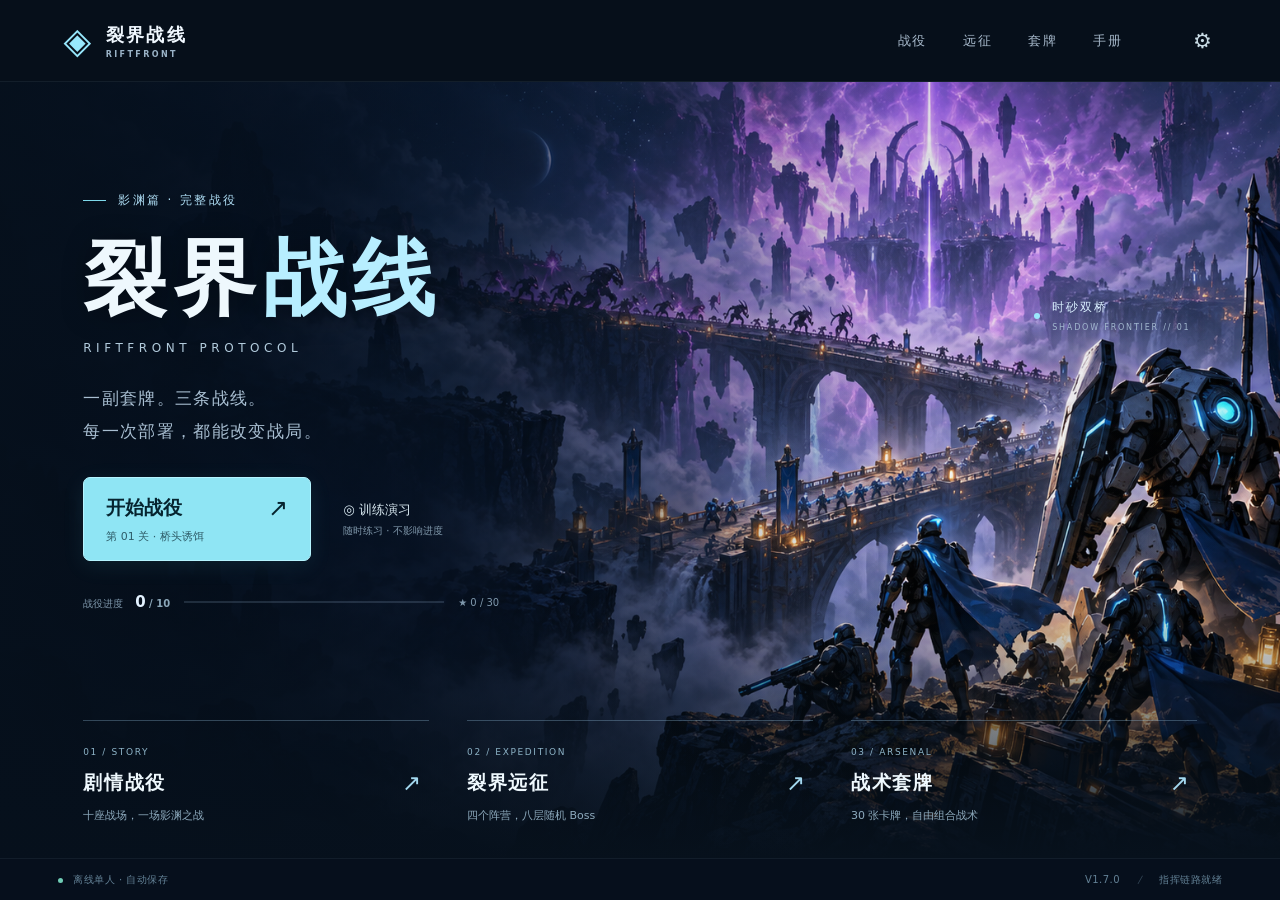
<file: index.html>
<!doctype html>
<html lang="zh-CN">
<head>
  <meta charset="utf-8">
  <meta name="viewport" content="width=device-width, initial-scale=1, viewport-fit=cover">
  <meta name="theme-color" content="#07121d">
  <meta name="description" content="裂界战线：离线单人即时战术卡牌游戏。十关影渊战役、四大阵营与八层随机远征。">
  <title>裂界战线 · 影渊战役</title>
  <link rel="icon" href="assets/favicon.svg" type="image/svg+xml">
  <link rel="stylesheet" href="css/main.css?v=1.6.1f">
  <link rel="stylesheet" href="css/experience.css?v=1.7.0e">
</head>
<body>
  <div id="screen"></div>
  <div id="modal-root"></div>
  <div id="toast-root" aria-live="polite"></div>
  <noscript>
    <div class="noscript-message">本游戏需要启用 JavaScript。请在浏览器中允许脚本后重新打开 index.html。</div>
  </noscript>

  <script src="js/data.js"></script>
  <script src="js/v140_data.js"></script>
  <script src="js/storage.js?v=1.7.0e"></script>
  <script src="js/audio.js?v=1.7.0e"></script>
  <script src="js/engine.js?v=1.7.0e"></script>
  <script src="js/v140_engine.js?v=1.7.0e"></script>
  <script src="js/ui.js"></script>
  <script src="js/main.js?v=1.7.0e"></script>
  <script src="js/single_deck_patch.js?v=1.7.0e"></script>
  <script src="js/v130_patch.js"></script>
  <script src="js/v140_rogue.js"></script>
  <script src="js/v150_art_patch.js?v=1.6.3a"></script>
  <script src="js/v160_visual_patch.js?v=1.6.3a"></script>
  <script src="js/v162_runtime_polish.js?v=1.6.3a"></script>
  <script src="js/experience.js?v=1.7.0e"></script>
</body>
</html>
</file>
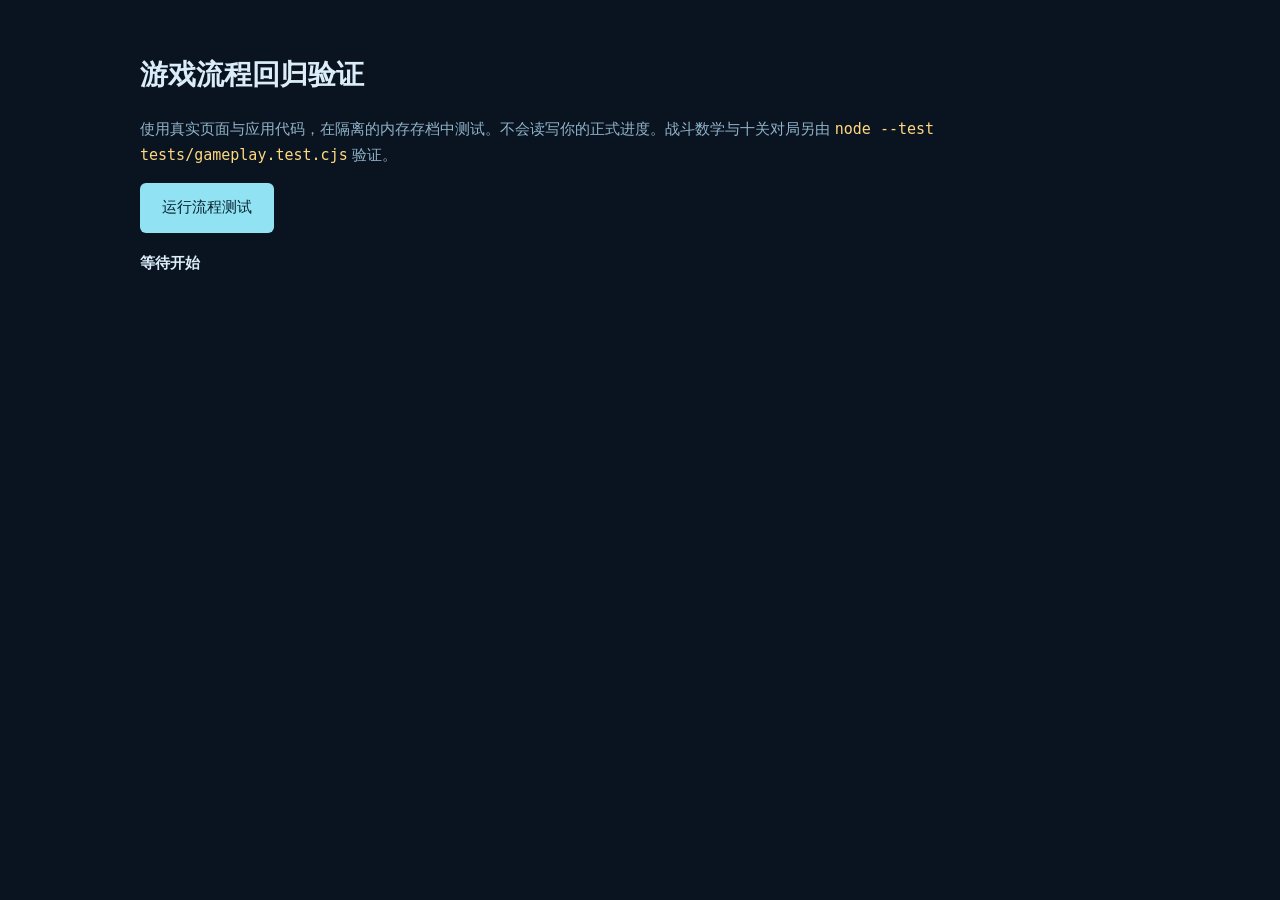
<file: tools/experience_audit.html>
<!doctype html>
<html lang="zh-CN"><head><meta charset="utf-8"><meta name="viewport" content="width=device-width,initial-scale=1"><title>裂界战线 · 流程回归验证</title>
<style>body{margin:0;padding:32px;background:#091420;color:#dbedf8;font:15px/1.7 system-ui,sans-serif}main{max-width:1000px;margin:auto}h1{font-size:28px}p{color:#91b3c9}button{padding:12px 22px;background:#91e2f2;border:0;border-radius:6px;color:#082332;font:inherit;cursor:pointer}li{padding:6px;border-bottom:1px solid #304858}.pass{color:#87dfb2}.fail{color:#ff9a8b}iframe{width:1100px;height:760px;position:fixed;left:-1200px;top:0;border:0}code{color:#ffd77f}#status{font-weight:bold;margin:18px 0}</style></head>
<body><main><h1>游戏流程回归验证</h1><p>使用真实页面与应用代码，在隔离的内存存档中测试。不会读写你的正式进度。战斗数学与十关对局另由 <code>node --test tests/gameplay.test.cjs</code> 验证。</p><button id="run">运行流程测试</button><div id="status">等待开始</div><ol id="results"></ol></main><iframe id="game" title="隔离测试实例"></iframe><script src="experience_audit.js"></script></body></html>
</file>
<file: css/main.css>
:root {
  color-scheme: dark;
  --bg-0: #050b12;
  --bg-1: #08131f;
  --bg-2: #0e1c29;
  --panel: rgba(12, 25, 38, 0.9);
  --panel-strong: rgba(13, 28, 43, 0.98);
  --panel-soft: rgba(23, 41, 56, 0.66);
  --line: rgba(178, 222, 245, 0.14);
  --line-bright: rgba(180, 229, 250, 0.3);
  --text: #eef8fd;
  --muted: #9cb0bd;
  --muted-2: #6f8796;
  --cyan: #68dcff;
  --cyan-2: #2bbbe8;
  --violet: #ad8bff;
  --orange: #ffb35d;
  --red: #ff7868;
  --green: #6ef0b0;
  --yellow: #ffd06b;
  --shadow: 0 24px 70px rgba(0, 0, 0, 0.34);
  --shadow-small: 0 12px 32px rgba(0, 0, 0, 0.24);
  --radius-xl: 30px;
  --radius-lg: 22px;
  --radius-md: 15px;
  --radius-sm: 10px;
  --header-height: 74px;
  font-family: Inter, ui-sans-serif, system-ui, -apple-system, BlinkMacSystemFont, "Segoe UI", "PingFang SC", "Microsoft YaHei", sans-serif;
}

* {
  box-sizing: border-box;
}

html {
  min-width: 320px;
  background: var(--bg-0);
  scroll-behavior: smooth;
}

body {
  margin: 0;
  min-width: 320px;
  min-height: 100vh;
  color: var(--text);
  background:
    radial-gradient(circle at 16% -10%, rgba(58, 185, 230, 0.16), transparent 35%),
    radial-gradient(circle at 86% 4%, rgba(154, 97, 255, 0.12), transparent 30%),
    linear-gradient(180deg, #07111b, #050a11 55%, #03070c);
  overflow-x: hidden;
}

body.modal-open {
  overflow: hidden;
}

button,
textarea,
input {
  font: inherit;
}

button {
  color: inherit;
}

button:focus-visible,
textarea:focus-visible,
input:focus-visible {
  outline: 2px solid var(--cyan);
  outline-offset: 3px;
}

button:disabled {
  cursor: not-allowed;
}

p,
h1,
h2,
h3 {
  margin-top: 0;
}

#screen {
  min-height: 100vh;
}

.app-shell {
  min-height: 100vh;
  position: relative;
}

.app-shell::before {
  content: "";
  position: fixed;
  inset: 0;
  pointer-events: none;
  background-image:
    linear-gradient(rgba(255, 255, 255, 0.018) 1px, transparent 1px),
    linear-gradient(90deg, rgba(255, 255, 255, 0.018) 1px, transparent 1px);
  background-size: 54px 54px;
  mask-image: linear-gradient(to bottom, black, transparent 82%);
  z-index: 0;
}

.content-main,
.home-main {
  position: relative;
  z-index: 1;
}

.content-main {
  width: min(1500px, calc(100% - 48px));
  margin: 0 auto;
  padding: 34px 0 72px;
}

.eyebrow {
  display: inline-flex;
  align-items: center;
  gap: 8px;
  color: var(--cyan);
  font-size: 12px;
  font-weight: 800;
  letter-spacing: 0.16em;
  text-transform: uppercase;
}

.eyebrow::before {
  content: "";
  width: 24px;
  height: 1px;
  background: currentColor;
}

.primary-button,
.secondary-button,
.ghost-button,
.danger-button,
.text-button,
.icon-button,
.nav-button,
.brand-button,
.battle-icon-button,
.mission-play,
.filter-tabs button {
  border: 0;
  cursor: pointer;
  transition: transform 160ms ease, background 160ms ease, border-color 160ms ease, color 160ms ease, opacity 160ms ease, box-shadow 160ms ease;
}

.primary-button,
.secondary-button,
.ghost-button,
.danger-button {
  min-height: 44px;
  border-radius: 12px;
  padding: 0 18px;
  font-weight: 800;
}

.primary-button {
  background: linear-gradient(135deg, #6ee5ff, #54b9ef 58%, #9d8dff);
  color: #04101a;
  box-shadow: 0 10px 34px rgba(75, 199, 244, 0.22);
}

.primary-button:hover:not(:disabled) {
  transform: translateY(-2px);
  box-shadow: 0 15px 40px rgba(75, 199, 244, 0.3);
}

.primary-button:disabled {
  opacity: 0.35;
}

.secondary-button {
  color: var(--text);
  background: rgba(121, 196, 230, 0.1);
  border: 1px solid rgba(150, 222, 250, 0.24);
}

.secondary-button:hover:not(:disabled) {
  transform: translateY(-2px);
  background: rgba(121, 196, 230, 0.17);
  border-color: rgba(150, 222, 250, 0.42);
}

.ghost-button {
  color: var(--muted);
  background: transparent;
  border: 1px solid transparent;
}

.ghost-button:hover {
  color: var(--text);
  background: rgba(255, 255, 255, 0.06);
}

.danger-button {
  color: #ffd8d1;
  background: rgba(255, 94, 78, 0.12);
  border: 1px solid rgba(255, 121, 104, 0.3);
}

.text-button {
  color: var(--cyan);
  padding: 5px 0;
  background: transparent;
  font-weight: 700;
}

.text-button:hover {
  color: #d7f8ff;
}

.text-button.danger {
  color: #ff9a8d;
}

.large {
  min-height: 62px;
  min-width: 190px;
  padding: 10px 22px;
  text-align: left;
}

.large span,
.large small {
  display: block;
}

.large span {
  font-size: 17px;
}

.large small {
  margin-top: 4px;
  font-size: 11px;
  font-weight: 650;
  opacity: 0.72;
}

/* Header */
.app-header {
  position: sticky;
  top: 0;
  z-index: 50;
  height: var(--header-height);
  display: grid;
  grid-template-columns: 1fr auto 1fr;
  align-items: center;
  gap: 22px;
  padding: 0 30px;
  border-bottom: 1px solid var(--line);
  background: rgba(5, 12, 19, 0.82);
  backdrop-filter: blur(22px);
}

.app-header.is-transparent {
  position: absolute;
  width: 100%;
  background: linear-gradient(180deg, rgba(5, 11, 18, 0.92), rgba(5, 11, 18, 0.1));
  border-bottom-color: transparent;
}

.header-left,
.header-right {
  display: flex;
  align-items: center;
  gap: 12px;
}

.header-right {
  justify-content: flex-end;
}

.header-nav {
  display: flex;
  align-items: center;
  gap: 4px;
  padding: 5px;
  border: 1px solid var(--line);
  border-radius: 14px;
  background: rgba(255, 255, 255, 0.025);
}

.nav-button {
  height: 38px;
  padding: 0 14px;
  color: var(--muted);
  background: transparent;
  border-radius: 10px;
  font-size: 13px;
  font-weight: 750;
}

.nav-button:hover,
.nav-button.is-active {
  color: var(--text);
  background: rgba(102, 217, 255, 0.1);
}

.nav-button.is-active {
  box-shadow: inset 0 0 0 1px rgba(104, 220, 255, 0.15);
}

.brand-button {
  display: flex;
  align-items: center;
  gap: 11px;
  padding: 0;
  text-align: left;
  background: transparent;
}

.brand-mark {
  width: 38px;
  height: 38px;
  display: grid;
  place-items: center;
  border: 1px solid rgba(110, 223, 255, 0.38);
  border-radius: 12px;
  color: #07111a;
  background: linear-gradient(135deg, #75e7ff, #9f8dff);
  font-size: 12px;
  font-weight: 950;
  box-shadow: 0 0 24px rgba(93, 210, 255, 0.2);
}

.brand-button strong,
.brand-button small {
  display: block;
}

.brand-button strong {
  font-size: 15px;
  letter-spacing: 0.05em;
}

.brand-button small {
  margin-top: 2px;
  color: var(--muted-2);
  font-size: 8px;
  font-weight: 750;
  letter-spacing: 0.16em;
}

.icon-button,
.battle-icon-button {
  width: 40px;
  height: 40px;
  display: grid;
  place-items: center;
  border-radius: 12px;
  color: var(--muted);
  background: rgba(255, 255, 255, 0.045);
  border: 1px solid var(--line);
}

.icon-button:hover,
.battle-icon-button:hover {
  color: var(--text);
  background: rgba(109, 216, 255, 0.12);
  border-color: rgba(123, 221, 255, 0.3);
}

.progress-chip {
  display: inline-flex;
  align-items: baseline;
  gap: 4px;
  height: 36px;
  padding: 0 12px;
  border: 1px solid var(--line);
  border-radius: 11px;
  color: var(--muted);
  background: rgba(255, 255, 255, 0.035);
  font-size: 11px;
  line-height: 34px;
}

.progress-chip b {
  color: var(--cyan);
  font-size: 15px;
}

/* Home */
.home-main {
  width: min(1540px, calc(100% - 54px));
  margin: 0 auto;
  padding: 0 0 46px;
}

.hero-panel {
  position: relative;
  min-height: min(830px, 100vh);
  display: grid;
  grid-template-columns: 1.03fr 0.97fr;
  align-items: center;
  gap: 44px;
  padding: 128px 5vw 78px;
  overflow: hidden;
}

.hero-grid {
  position: absolute;
  inset: 0;
  pointer-events: none;
  opacity: 0.45;
  background:
    radial-gradient(circle at 72% 46%, rgba(82, 210, 255, 0.14), transparent 24%),
    radial-gradient(circle at 80% 50%, rgba(164, 118, 255, 0.1), transparent 35%),
    linear-gradient(rgba(105, 212, 255, 0.035) 1px, transparent 1px),
    linear-gradient(90deg, rgba(105, 212, 255, 0.035) 1px, transparent 1px);
  background-size: auto, auto, 46px 46px, 46px 46px;
  mask-image: linear-gradient(90deg, transparent, black 25%, black 90%, transparent);
}

.hero-copy {
  position: relative;
  z-index: 2;
  max-width: 760px;
}

.hero-copy h1 {
  margin: 16px 0 22px;
  font-size: clamp(66px, 7vw, 118px);
  line-height: 0.92;
  letter-spacing: -0.07em;
  text-shadow: 0 0 50px rgba(91, 214, 255, 0.15);
}

.hero-copy h1 span {
  color: transparent;
  -webkit-text-stroke: 1px rgba(173, 229, 250, 0.48);
}

.hero-subtitle {
  max-width: 680px;
  color: #b4c5cf;
  font-size: 18px;
  line-height: 1.82;
}

.hero-actions {
  display: flex;
  align-items: center;
  flex-wrap: wrap;
  gap: 12px;
  margin-top: 32px;
}

.hero-visual {
  position: relative;
  z-index: 2;
  min-height: 580px;
  display: grid;
  place-items: center;
}

.hero-core {
  position: absolute;
  width: 176px;
  height: 176px;
  display: grid;
  place-items: center;
  border: 1px solid rgba(124, 226, 255, 0.7);
  border-radius: 50%;
  background:
    radial-gradient(circle at 35% 28%, #eefcff, #62d7fa 16%, #316f97 35%, #0b1a27 72%);
  box-shadow:
    0 0 0 18px rgba(83, 208, 246, 0.035),
    0 0 80px rgba(87, 211, 250, 0.28),
    inset 0 0 50px rgba(211, 248, 255, 0.2);
}

.hero-core::before,
.hero-core::after {
  content: "";
  position: absolute;
  inset: 18px;
  border: 1px dashed rgba(255, 255, 255, 0.38);
  border-radius: 50%;
  animation: spin 18s linear infinite;
}

.hero-core::after {
  inset: 42px;
  animation-direction: reverse;
  animation-duration: 12s;
}

.hero-core span {
  position: relative;
  z-index: 2;
  color: #051018;
  font-size: 32px;
  font-weight: 950;
  letter-spacing: -0.08em;
}

.hero-core i {
  position: absolute;
  width: 10px;
  height: 10px;
  border-radius: 50%;
  background: #fff;
  box-shadow: 0 0 18px 8px rgba(255, 255, 255, 0.75);
  animation: corePulse 2.4s ease-in-out infinite;
}

.core-orbit {
  position: absolute;
  border: 1px solid rgba(129, 221, 255, 0.22);
  border-radius: 50%;
}

.orbit-a {
  width: 360px;
  height: 360px;
  animation: spin 22s linear infinite;
}

.orbit-a::before,
.orbit-b::before {
  content: "";
  position: absolute;
  top: 50%;
  left: -5px;
  width: 10px;
  height: 10px;
  border-radius: 50%;
  background: var(--cyan);
  box-shadow: 0 0 16px var(--cyan);
}

.orbit-b {
  width: 500px;
  height: 500px;
  border-style: dashed;
  animation: spin 38s linear reverse infinite;
}

.hero-lane {
  position: absolute;
  width: 520px;
  height: 76px;
  display: flex;
  align-items: center;
  padding: 0 28px;
  border: 1px solid rgba(141, 223, 255, 0.18);
  border-radius: 999px;
  background: linear-gradient(90deg, rgba(84, 206, 247, 0.12), rgba(255, 255, 255, 0.025), rgba(255, 129, 107, 0.1));
  transform: rotate(-8deg);
}

.hero-lane b {
  margin-right: auto;
  color: var(--cyan);
  font-size: 11px;
  letter-spacing: 0.12em;
}

.hero-lane i {
  width: 25px;
  height: 25px;
  margin-left: 32px;
  border: 2px solid #bdefff;
  border-radius: 50%;
  background: #317c9f;
  box-shadow: 0 0 17px rgba(91, 213, 255, 0.42);
  animation: march 3.4s ease-in-out infinite alternate;
}

.hero-lane i:nth-of-type(2) {
  animation-delay: -1s;
}

.hero-lane i:nth-of-type(3) {
  animation-delay: -2s;
}

.lane-a {
  top: 175px;
}

.lane-b {
  bottom: 165px;
  transform: rotate(7deg);
}

.hero-stage {
  position: absolute;
  width: 62px;
  height: 62px;
  display: grid;
  place-items: center;
  border: 1px solid rgba(255, 255, 255, 0.18);
  border-radius: 18px;
  color: #07111a;
  font-size: 20px;
  font-weight: 950;
  box-shadow: var(--shadow-small);
}

.stage-one {
  left: 1%;
  top: 39%;
  background: var(--cyan);
}

.stage-two {
  right: 2%;
  top: 28%;
  background: var(--violet);
}

.stage-three {
  right: 8%;
  bottom: 24%;
  background: var(--orange);
}

.home-stats {
  display: grid;
  grid-template-columns: repeat(4, 1fr);
  gap: 14px;
  margin: -34px 0 54px;
  position: relative;
  z-index: 3;
}

.home-stats article {
  min-height: 136px;
  padding: 20px 22px;
  border: 1px solid var(--line);
  border-radius: var(--radius-lg);
  background: linear-gradient(145deg, rgba(17, 34, 48, 0.94), rgba(10, 20, 30, 0.86));
  box-shadow: var(--shadow-small);
}

.home-stats article > span,
.home-stats article > p {
  color: var(--muted);
  font-size: 12px;
}

.home-stats article > strong {
  display: block;
  margin: 9px 0 7px;
  color: var(--text);
  font-size: 36px;
  line-height: 1;
}

.home-stats article > strong small {
  margin-left: 5px;
  color: var(--muted-2);
  font-size: 15px;
}

.home-stats article > p {
  margin-bottom: 0;
}

.thin-progress {
  height: 5px;
  margin-top: 15px;
  overflow: hidden;
  border-radius: 999px;
  background: rgba(255, 255, 255, 0.07);
}

.thin-progress i {
  display: block;
  height: 100%;
  border-radius: inherit;
  background: linear-gradient(90deg, var(--cyan), var(--violet));
}

.mode-grid {
  display: grid;
  grid-template-columns: repeat(3, 1fr);
  gap: 16px;
  margin-bottom: 84px;
}

.mode-card {
  position: relative;
  min-height: 310px;
  overflow: hidden;
  padding: 30px;
  text-align: left;
  color: var(--text);
  border: 1px solid var(--line);
  border-radius: var(--radius-xl);
  background: linear-gradient(155deg, rgba(21, 41, 56, 0.92), rgba(8, 18, 28, 0.94));
  box-shadow: var(--shadow-small);
  cursor: pointer;
}

.mode-card::before {
  content: "";
  position: absolute;
  inset: auto -60px -80px auto;
  width: 250px;
  height: 250px;
  border-radius: 50%;
  opacity: 0.14;
  filter: blur(2px);
}

.campaign-mode::before { background: var(--cyan); }
.rogue-mode::before { background: var(--violet); }
.deck-mode::before { background: var(--orange); }

.mode-card:hover {
  transform: translateY(-5px);
  border-color: rgba(142, 226, 255, 0.34);
  box-shadow: 0 28px 74px rgba(0, 0, 0, 0.38);
}

.mode-index {
  position: absolute;
  top: 24px;
  right: 26px;
  color: rgba(255, 255, 255, 0.12);
  font-size: 50px;
  font-weight: 950;
}

.mode-icon {
  width: 58px;
  height: 58px;
  display: grid;
  place-items: center;
  margin-bottom: 40px;
  border: 1px solid rgba(141, 226, 255, 0.2);
  border-radius: 18px;
  color: var(--cyan);
  background: rgba(98, 218, 255, 0.07);
  font-size: 26px;
}

.mode-card small {
  color: var(--muted-2);
  font-size: 10px;
  font-weight: 850;
  letter-spacing: 0.14em;
}

.mode-card h2 {
  margin: 7px 0 14px;
  font-size: 26px;
}

.mode-card p {
  margin-bottom: 0;
  color: var(--muted);
  line-height: 1.75;
}

.mode-arrow {
  position: absolute;
  right: 28px;
  bottom: 24px;
  color: rgba(255, 255, 255, 0.55);
  font-size: 28px;
}

.mechanics-section {
  margin-bottom: 64px;
  padding: 58px 46px;
  border: 1px solid var(--line);
  border-radius: var(--radius-xl);
  background:
    radial-gradient(circle at 50% -30%, rgba(91, 210, 255, 0.11), transparent 42%),
    rgba(9, 20, 31, 0.9);
}

.section-heading {
  margin-bottom: 28px;
}

.section-heading > span {
  color: var(--cyan);
  font-size: 10px;
  font-weight: 900;
  letter-spacing: 0.18em;
}

.section-heading h2 {
  margin: 8px 0 10px;
  font-size: clamp(28px, 3vw, 44px);
}

.section-heading p {
  max-width: 720px;
  margin-bottom: 0;
  color: var(--muted);
  line-height: 1.7;
}

.phase-showcase {
  display: grid;
  grid-template-columns: 1fr auto 1fr auto 1fr;
  align-items: stretch;
  gap: 14px;
}

.phase-card {
  position: relative;
  min-height: 220px;
  padding: 26px;
  overflow: hidden;
  border: 1px solid var(--line);
  border-radius: 22px;
  background: rgba(255, 255, 255, 0.03);
}

.phase-card::after {
  content: "";
  position: absolute;
  width: 150px;
  height: 150px;
  right: -50px;
  bottom: -70px;
  border-radius: 50%;
  opacity: 0.14;
  background: currentColor;
}

.phase-1 { color: var(--cyan); }
.phase-2 { color: var(--violet); }
.phase-3 { color: var(--orange); }

.phase-card small {
  color: var(--muted-2);
  font-weight: 800;
}

.phase-card h3 {
  margin: 14px 0 10px;
  color: var(--text);
  font-size: 23px;
}

.phase-card p {
  color: var(--muted);
  line-height: 1.72;
}

.phase-rate {
  display: inline-grid;
  place-items: center;
  width: 58px;
  height: 58px;
  float: right;
  border: 1px solid currentColor;
  border-radius: 18px;
  font-size: 19px;
  font-weight: 950;
}

.phase-connector {
  display: grid;
  place-items: center;
  color: var(--muted-2);
  font-size: 23px;
}

.app-footer {
  display: flex;
  justify-content: space-between;
  color: var(--muted-2);
  font-size: 11px;
}

/* Shared page hero */
.page-hero {
  position: relative;
  display: flex;
  align-items: flex-end;
  justify-content: space-between;
  gap: 50px;
  min-height: 280px;
  padding: 42px;
  overflow: hidden;
  border: 1px solid var(--line);
  border-radius: var(--radius-xl);
  background:
    radial-gradient(circle at 80% 20%, rgba(98, 218, 255, 0.11), transparent 30%),
    linear-gradient(145deg, rgba(19, 38, 53, 0.94), rgba(7, 16, 25, 0.96));
  box-shadow: var(--shadow-small);
}

.page-hero::after {
  content: "";
  position: absolute;
  width: 420px;
  height: 420px;
  right: -160px;
  top: -180px;
  border: 1px dashed rgba(136, 226, 255, 0.15);
  border-radius: 50%;
}

.page-hero > * {
  position: relative;
  z-index: 1;
}

.page-hero h1 {
  margin: 12px 0 15px;
  font-size: clamp(40px, 5vw, 72px);
  letter-spacing: -0.05em;
}

.page-hero p {
  max-width: 760px;
  margin-bottom: 0;
  color: var(--muted);
  font-size: 16px;
  line-height: 1.75;
}

.compact-hero {
  min-height: 240px;
}

/* Campaign */
.campaign-progress-card,
.deck-summary {
  min-width: 260px;
  padding: 24px;
  border: 1px solid var(--line-bright);
  border-radius: 22px;
  background: rgba(5, 14, 22, 0.62);
}

.campaign-progress-card > span,
.deck-summary > span {
  color: var(--muted);
  font-size: 11px;
}

.campaign-progress-card > strong,
.deck-summary > strong {
  display: block;
  margin: 8px 0 10px;
  font-size: 42px;
}

.campaign-progress-card > strong small,
.deck-summary > strong small {
  margin-left: 5px;
  color: var(--muted-2);
  font-size: 15px;
}

.campaign-progress-card .text-button {
  margin-top: 12px;
}

.campaign-note {
  display: flex;
  gap: 15px;
  align-items: flex-start;
  margin: 20px 0;
  padding: 18px 22px;
  border: 1px solid rgba(105, 219, 255, 0.2);
  border-radius: 16px;
  background: rgba(72, 192, 236, 0.06);
}

.campaign-note > span {
  color: var(--cyan);
}

.campaign-note p {
  margin: 0;
  color: var(--muted);
  line-height: 1.6;
}

.campaign-note strong {
  color: var(--text);
}

.mission-grid {
  display: grid;
  grid-template-columns: repeat(3, minmax(0, 1fr));
  gap: 17px;
}

.mission-card {
  position: relative;
  min-height: 400px;
  display: flex;
  flex-direction: column;
  padding: 26px;
  overflow: hidden;
  border: 1px solid var(--line);
  border-radius: 24px;
  background:
    linear-gradient(145deg, rgba(21, 40, 54, 0.94), rgba(8, 17, 26, 0.97));
  box-shadow: var(--shadow-small);
}

.mission-card::before {
  content: "";
  position: absolute;
  width: 210px;
  height: 210px;
  top: -100px;
  right: -75px;
  border-radius: 50%;
  background: var(--mission-accent, var(--cyan));
  opacity: 0.12;
  filter: blur(1px);
}

.mission-card.biome-ice { --mission-accent: #8de5ff; }
.mission-card.biome-jungle { --mission-accent: #65df86; }
.mission-card.biome-magma { --mission-accent: #ff884d; }
.mission-card.biome-steel { --mission-accent: #ff78a2; }
.mission-card.biome-mirror { --mission-accent: #d98cff; }
.mission-card.biome-core { --mission-accent: #ffd06d; }

.mission-card.is-complete {
  border-color: rgba(107, 234, 176, 0.28);
}

.mission-card.is-locked {
  filter: saturate(0.35);
  opacity: 0.52;
}

.mission-topline {
  position: relative;
  z-index: 1;
  display: flex;
  justify-content: space-between;
  color: var(--muted-2);
  font-size: 10px;
  font-weight: 850;
  letter-spacing: 0.08em;
}

.mission-number {
  position: absolute;
  right: 22px;
  top: 44px;
  color: rgba(255, 255, 255, 0.08);
  font-size: 76px;
  font-weight: 950;
  line-height: 1;
}

.mission-biome-icon {
  position: relative;
  z-index: 1;
  width: 54px;
  height: 54px;
  display: grid;
  place-items: center;
  margin: 27px 0 24px;
  border: 1px solid rgba(255, 255, 255, 0.16);
  border-radius: 17px;
  color: var(--mission-accent, var(--cyan));
  background: rgba(255, 255, 255, 0.04);
  font-size: 24px;
}

.mission-card h3 {
  margin: 0 0 6px;
  font-size: 25px;
}

.mission-subtitle {
  margin-bottom: 16px;
  color: var(--mission-accent, var(--cyan));
  font-size: 12px;
  font-weight: 750;
}

.mission-brief {
  color: var(--muted);
  line-height: 1.65;
}

.mission-tags {
  display: flex;
  flex-wrap: wrap;
  gap: 7px;
  margin-top: auto;
}

.mission-tags span {
  padding: 5px 8px;
  border: 1px solid var(--line);
  border-radius: 7px;
  color: var(--muted);
  background: rgba(255, 255, 255, 0.035);
  font-size: 10px;
  font-weight: 700;
}

.mission-footer {
  display: flex;
  align-items: center;
  justify-content: space-between;
  gap: 12px;
  margin-top: 22px;
  padding-top: 18px;
  border-top: 1px solid var(--line);
}

.mission-time {
  color: var(--muted-2);
  font-size: 11px;
}

.mission-play {
  min-height: 38px;
  padding: 0 14px;
  border-radius: 10px;
  color: #051018;
  background: var(--mission-accent, var(--cyan));
  font-size: 12px;
  font-weight: 850;
}

.mission-play:hover:not(:disabled) {
  transform: translateY(-2px);
  box-shadow: 0 10px 24px rgba(0, 0, 0, 0.28);
}

.mission-play:disabled {
  color: var(--muted-2);
  background: rgba(255, 255, 255, 0.08);
}

.difficulty-dots {
  display: inline-flex;
  gap: 3px;
}

.difficulty-dots i {
  width: 4px;
  height: 12px;
  border-radius: 2px;
  background: rgba(255, 255, 255, 0.09);
}

.difficulty-dots i.is-filled {
  background: var(--mission-accent, var(--cyan));
}

.stars {
  display: inline-flex;
  gap: 4px;
  color: rgba(255, 255, 255, 0.12);
  font-size: 17px;
}

.stars .is-lit {
  color: var(--yellow);
  text-shadow: 0 0 12px rgba(255, 209, 104, 0.45);
}

/* Deck builder */
.deck-main {
  width: min(1740px, calc(100% - 36px));
}

.deck-summary > p {
  color: var(--muted);
  font-size: 12px;
}

.deck-actions {
  display: flex;
  gap: 8px;
  margin-top: 14px;
}

.deck-rules {
  display: flex;
  flex-wrap: wrap;
  gap: 8px;
  margin: 18px 0;
}

.deck-rules span {
  padding: 8px 11px;
  border: 1px solid var(--line);
  border-radius: 999px;
  color: var(--muted);
  background: rgba(255, 255, 255, 0.025);
  font-size: 11px;
}

.deck-builder-layout {
  display: grid;
  grid-template-columns: minmax(470px, 0.88fr) minmax(650px, 1.35fr);
  gap: 18px;
  align-items: start;
}

.deck-groups-column {
  display: grid;
  gap: 12px;
}

.deck-group {
  overflow: hidden;
  border: 1px solid var(--line);
  border-radius: 22px;
  background: rgba(10, 23, 35, 0.9);
}

.deck-group.is-active {
  border-color: var(--group-color);
  box-shadow: 0 0 0 1px var(--group-color), 0 18px 50px rgba(0, 0, 0, 0.22);
}

.deck-group-heading {
  width: 100%;
  display: grid;
  grid-template-columns: 42px 1fr auto;
  align-items: center;
  gap: 13px;
  padding: 17px 18px;
  text-align: left;
  color: var(--text);
  border: 0;
  background: linear-gradient(90deg, rgba(255, 255, 255, 0.045), transparent);
  cursor: pointer;
}

.deck-group-heading > span {
  width: 36px;
  height: 36px;
  display: grid;
  place-items: center;
  border: 1px solid var(--group-color);
  border-radius: 10px;
  color: var(--group-color);
  font-weight: 950;
}

.deck-group-heading strong,
.deck-group-heading small {
  display: block;
}

.deck-group-heading strong {
  font-size: 15px;
}

.deck-group-heading small {
  margin-top: 3px;
  color: var(--muted-2);
  font-size: 10px;
}

.deck-group-heading > b {
  color: var(--group-color);
  font-size: 18px;
}

.deck-group-stats {
  display: flex;
  justify-content: space-between;
  padding: 9px 18px;
  color: var(--muted-2);
  border-top: 1px solid var(--line);
  border-bottom: 1px solid var(--line);
  font-size: 10px;
}

.deck-slots {
  display: grid;
  grid-template-columns: repeat(5, 1fr);
  gap: 6px;
  padding: 10px;
}

.deck-slot {
  position: relative;
  min-height: 86px;
  padding: 11px 6px 8px;
  overflow: hidden;
  border: 1px solid var(--line);
  border-radius: 12px;
  color: var(--text);
  background: rgba(255, 255, 255, 0.035);
  cursor: pointer;
}

.deck-slot:hover {
  border-color: rgba(255, 126, 111, 0.45);
  background: rgba(255, 101, 85, 0.08);
}

.deck-slot > b,
.deck-slot > strong,
.deck-slot > small {
  display: block;
}

.deck-slot > b {
  margin: 3px 0 5px;
  color: var(--group-color);
  font-size: 20px;
}

.deck-slot > strong {
  overflow: hidden;
  font-size: 10px;
  white-space: nowrap;
  text-overflow: ellipsis;
}

.deck-slot > small {
  margin-top: 3px;
  color: var(--muted-2);
  font-size: 8px;
}

.slot-cost {
  position: absolute;
  top: 5px;
  left: 6px;
  color: var(--yellow);
  font-size: 10px;
  font-weight: 900;
}

.deck-slot.is-empty {
  display: grid;
  place-items: center;
  border-style: dashed;
  color: var(--muted-2);
  background: rgba(255, 255, 255, 0.018);
}

.deck-slot.is-empty span,
.deck-slot.is-empty small {
  display: block;
  text-align: center;
}

.card-library {
  position: sticky;
  top: calc(var(--header-height) + 18px);
  max-height: calc(100vh - var(--header-height) - 36px);
  display: flex;
  flex-direction: column;
  overflow: hidden;
  border: 1px solid var(--line);
  border-radius: 22px;
  background: rgba(9, 21, 32, 0.94);
  box-shadow: var(--shadow-small);
}

.library-heading {
  display: flex;
  justify-content: space-between;
  align-items: center;
  gap: 16px;
  padding: 18px;
  border-bottom: 1px solid var(--line);
}

.library-heading span,
.library-heading strong {
  display: block;
}

.library-heading span {
  color: var(--muted-2);
  font-size: 10px;
}

.library-heading strong {
  margin-top: 4px;
  color: var(--cyan);
  font-size: 13px;
}

.filter-tabs {
  display: flex;
  gap: 4px;
  padding: 4px;
  border: 1px solid var(--line);
  border-radius: 10px;
}

.filter-tabs button {
  min-height: 30px;
  padding: 0 9px;
  border-radius: 7px;
  color: var(--muted);
  background: transparent;
  font-size: 10px;
  font-weight: 750;
}

.filter-tabs button.is-active,
.filter-tabs button:hover {
  color: var(--text);
  background: rgba(99, 218, 255, 0.1);
}

.card-library-grid {
  display: grid;
  grid-template-columns: repeat(3, minmax(0, 1fr));
  gap: 9px;
  padding: 12px;
  overflow-y: auto;
}

.card-tile {
  position: relative;
  min-height: 224px;
  display: flex;
  flex-direction: column;
  align-items: stretch;
  padding: 12px;
  overflow: hidden;
  text-align: left;
  border: 1px solid var(--line);
  border-radius: 16px;
  color: var(--text);
  background:
    linear-gradient(160deg, rgba(34, 58, 73, 0.94), rgba(8, 18, 28, 0.97));
  cursor: pointer;
}

.card-tile::after {
  content: "";
  position: absolute;
  inset: auto -50px -75px auto;
  width: 140px;
  height: 140px;
  border-radius: 50%;
  background: var(--rarity-color, var(--cyan));
  opacity: 0.11;
}

.rarity-common { --rarity-color: #70cfe8; }
.rarity-rare { --rarity-color: #ad8bff; }
.rarity-epic { --rarity-color: #ffad5e; }
.rarity-legendary { --rarity-color: #ffd65f; }

.card-tile:hover:not(:disabled) {
  transform: translateY(-3px);
  border-color: var(--rarity-color);
  box-shadow: 0 16px 34px rgba(0, 0, 0, 0.24);
}

.card-tile:disabled {
  opacity: 0.36;
  filter: saturate(0.35);
}

.card-cost {
  position: absolute;
  top: 10px;
  left: 10px;
  width: 30px;
  height: 30px;
  display: grid;
  place-items: center;
  border: 1px solid rgba(255, 255, 255, 0.25);
  border-radius: 10px;
  color: #09121a;
  background: var(--yellow);
  font-size: 14px;
  font-weight: 950;
  box-shadow: 0 5px 15px rgba(0, 0, 0, 0.25);
}

.card-art {
  height: 82px;
  display: grid;
  place-items: center;
  margin-bottom: 12px;
  border: 1px solid rgba(255, 255, 255, 0.08);
  border-radius: 12px;
  background:
    radial-gradient(circle at center, rgba(255, 255, 255, 0.11), transparent 60%),
    rgba(255, 255, 255, 0.025);
}

.card-art span {
  color: var(--rarity-color);
  font-size: 37px;
  text-shadow: 0 0 20px var(--rarity-color);
}

.card-name {
  position: relative;
  z-index: 1;
  font-size: 13px;
  font-weight: 850;
}

.card-meta {
  margin-top: 4px;
  color: var(--rarity-color);
  font-size: 9px;
  font-weight: 750;
}

.card-desc {
  position: relative;
  z-index: 1;
  margin-top: 10px;
  color: var(--muted);
  font-size: 10px;
  line-height: 1.55;
}

.card-count {
  position: absolute;
  top: 12px;
  right: 12px;
  min-width: 26px;
  height: 24px;
  padding: 0 6px;
  border: 1px solid var(--line);
  border-radius: 8px;
  color: var(--text);
  background: rgba(4, 10, 16, 0.72);
  font-size: 10px;
  font-weight: 850;
  line-height: 22px;
  text-align: center;
}

/* Rogue */
.rogue-intro-hero {
  min-height: 410px;
  align-items: center;
  background:
    radial-gradient(circle at 80% 55%, rgba(169, 128, 255, 0.18), transparent 31%),
    linear-gradient(145deg, rgba(30, 25, 55, 0.94), rgba(8, 15, 27, 0.97));
}

.rogue-hero-copy {
  max-width: 850px;
}

.rogue-route-preview {
  min-width: 390px;
  display: flex;
  align-items: center;
  justify-content: center;
}

.rogue-route-preview i,
.run-route span {
  width: 46px;
  height: 46px;
  display: grid;
  place-items: center;
  border: 1px solid rgba(193, 162, 255, 0.42);
  border-radius: 50%;
  color: #e8dcff;
  background: rgba(164, 121, 255, 0.12);
  font-style: normal;
  font-weight: 900;
}

.rogue-route-preview b,
.run-route i {
  width: 34px;
  height: 1px;
  background: linear-gradient(90deg, rgba(182, 151, 255, 0.6), rgba(182, 151, 255, 0.15));
}

.rogue-route-preview .boss-node {
  width: 62px;
  height: 62px;
  color: #0d1220;
  background: linear-gradient(135deg, var(--violet), var(--orange));
  box-shadow: 0 0 36px rgba(173, 139, 255, 0.3);
}

.rogue-explainer-grid {
  display: grid;
  grid-template-columns: repeat(3, 1fr);
  gap: 16px;
  margin: 20px 0 70px;
}

.rogue-explainer-grid article {
  min-height: 230px;
  padding: 26px;
  border: 1px solid var(--line);
  border-radius: 22px;
  background: rgba(12, 25, 38, 0.84);
}

.rogue-explainer-grid article > span {
  color: rgba(255, 255, 255, 0.12);
  font-size: 44px;
  font-weight: 950;
}

.rogue-explainer-grid h3 {
  margin: 15px 0 10px;
  font-size: 21px;
}

.rogue-explainer-grid p {
  color: var(--muted);
  line-height: 1.72;
}

.relic-gallery {
  padding: 36px;
  border: 1px solid var(--line);
  border-radius: var(--radius-xl);
  background: rgba(11, 22, 34, 0.84);
}

.relic-grid,
.relic-choice-grid {
  display: grid;
  grid-template-columns: repeat(4, 1fr);
  gap: 12px;
}

.relic-card {
  min-height: 130px;
  display: flex;
  align-items: flex-start;
  gap: 13px;
  padding: 17px;
  text-align: left;
  color: var(--text);
  border: 1px solid var(--line);
  border-radius: 17px;
  background: linear-gradient(145deg, rgba(33, 47, 62, 0.82), rgba(10, 19, 29, 0.94));
  cursor: pointer;
}

.relic-card:hover:not(:disabled) {
  transform: translateY(-3px);
  border-color: var(--rarity-color);
  box-shadow: 0 15px 38px rgba(0, 0, 0, 0.25);
}

.relic-icon {
  flex: 0 0 auto;
  width: 46px;
  height: 46px;
  display: grid;
  place-items: center;
  border: 1px solid var(--rarity-color);
  border-radius: 14px;
  color: var(--rarity-color);
  background: rgba(255, 255, 255, 0.035);
  font-size: 21px;
}

.relic-copy strong,
.relic-copy small {
  display: block;
}

.relic-copy strong {
  font-size: 13px;
}

.relic-copy small {
  margin-top: 3px;
  color: var(--rarity-color);
  font-size: 9px;
}

.relic-copy p {
  margin: 8px 0 0;
  color: var(--muted);
  font-size: 10px;
  line-height: 1.55;
}

.run-header {
  display: grid;
  grid-template-columns: 1fr auto auto;
  align-items: center;
  gap: 30px;
  padding: 34px;
  border: 1px solid var(--line);
  border-radius: var(--radius-xl);
  background:
    radial-gradient(circle at 85% 30%, rgba(174, 133, 255, 0.14), transparent 30%),
    rgba(11, 21, 34, 0.9);
}

.run-header h1 {
  margin: 9px 0 8px;
  font-size: 44px;
}

.run-header p {
  margin-bottom: 0;
  color: var(--muted);
}

.run-route {
  display: flex;
  align-items: center;
}

.run-route span {
  width: 36px;
  height: 36px;
  color: var(--muted);
  border-color: var(--line);
  background: rgba(255, 255, 255, 0.035);
  font-size: 11px;
}

.run-route span.is-done {
  color: #06131a;
  border-color: var(--green);
  background: var(--green);
}

.run-route span.is-current {
  color: #090d18;
  border-color: var(--violet);
  background: var(--violet);
  box-shadow: 0 0 24px rgba(173, 139, 255, 0.3);
}

.run-relics-panel {
  display: grid;
  grid-template-columns: auto 1fr;
  gap: 22px;
  align-items: center;
  margin: 16px 0 42px;
  padding: 18px 22px;
  border: 1px solid var(--line);
  border-radius: 18px;
  background: rgba(255, 255, 255, 0.025);
}

.run-relics-panel > div:first-child {
  min-width: 120px;
  padding-right: 20px;
  border-right: 1px solid var(--line);
}

.run-relics-panel > div:first-child span,
.run-relics-panel > div:first-child strong {
  display: block;
}

.run-relics-panel > div:first-child span {
  color: var(--muted);
  font-size: 10px;
}

.run-relics-panel > div:first-child strong {
  margin-top: 5px;
  font-size: 26px;
}

.owned-relics {
  display: flex;
  flex-wrap: wrap;
  gap: 8px;
}

.owned-relics span {
  display: inline-flex;
  align-items: center;
  gap: 7px;
  padding: 7px 10px;
  border: 1px solid rgba(180, 149, 255, 0.22);
  border-radius: 999px;
  color: #d9c8ff;
  background: rgba(173, 139, 255, 0.07);
  font-size: 10px;
}

.owned-relics span b {
  color: var(--violet);
}

.owned-relics em {
  color: var(--muted-2);
  font-size: 11px;
  font-style: normal;
}

.owned-relics.centered {
  justify-content: center;
  margin: 20px 0;
}

.encounter-grid {
  display: grid;
  grid-template-columns: repeat(3, 1fr);
  gap: 17px;
}

.encounter-card {
  position: relative;
  min-height: 440px;
  display: flex;
  flex-direction: column;
  padding: 28px;
  overflow: hidden;
  text-align: left;
  color: var(--text);
  border: 1px solid var(--line);
  border-radius: 26px;
  background: linear-gradient(155deg, rgba(27, 44, 58, 0.94), rgba(7, 17, 27, 0.98));
  cursor: pointer;
  --encounter-color: var(--cyan);
}

.encounter-card.biome-ice { --encounter-color: #8ce4ff; }
.encounter-card.biome-jungle { --encounter-color: #70e28a; }
.encounter-card.biome-magma { --encounter-color: #ff8c51; }
.encounter-card.biome-steel { --encounter-color: #ff78a2; }
.encounter-card.biome-mirror { --encounter-color: #d98cff; }

.encounter-card::after {
  content: "";
  position: absolute;
  width: 260px;
  height: 260px;
  right: -100px;
  top: -110px;
  border-radius: 50%;
  background: var(--encounter-color);
  opacity: 0.12;
}

.encounter-card:hover {
  transform: translateY(-5px);
  border-color: var(--encounter-color);
  box-shadow: 0 22px 60px rgba(0, 0, 0, 0.34);
}

.encounter-index {
  position: absolute;
  top: 22px;
  right: 24px;
  color: rgba(255, 255, 255, 0.08);
  font-size: 56px;
  font-weight: 950;
}

.encounter-icon {
  width: 62px;
  height: 62px;
  display: grid;
  place-items: center;
  margin: 22px 0 28px;
  border: 1px solid var(--encounter-color);
  border-radius: 20px;
  color: var(--encounter-color);
  background: rgba(255, 255, 255, 0.035);
  font-size: 28px;
}

.encounter-card > small {
  color: var(--encounter-color);
  font-size: 10px;
  font-weight: 850;
  letter-spacing: 0.1em;
}

.encounter-card h3 {
  margin: 8px 0 12px;
  font-size: 25px;
}

.encounter-card > p {
  color: var(--muted);
  line-height: 1.65;
}

.encounter-modifier {
  margin-top: auto;
  padding: 15px;
  border: 1px solid var(--line);
  border-radius: 14px;
  background: rgba(255, 255, 255, 0.03);
}

.encounter-modifier span {
  color: var(--encounter-color);
  font-size: 11px;
  font-weight: 850;
}

.encounter-modifier p {
  margin: 5px 0 0;
  color: var(--muted);
  font-size: 10px;
  line-height: 1.5;
}

.encounter-footer {
  display: flex;
  justify-content: space-between;
  align-items: center;
  gap: 10px;
  margin-top: 18px;
  color: var(--muted-2);
  font-size: 10px;
}

.encounter-footer b {
  color: var(--encounter-color);
}

.reward-backdrop-screen {
  min-height: 100vh;
  display: grid;
  place-items: center;
  align-content: center;
  text-align: center;
  background:
    radial-gradient(circle at center, rgba(170, 131, 255, 0.18), transparent 26%),
    #070d16;
}

.reward-backdrop-core {
  width: 120px;
  height: 120px;
  display: grid;
  place-items: center;
  border: 1px solid var(--violet);
  border-radius: 50%;
  color: var(--violet);
  font-size: 48px;
  box-shadow: 0 0 50px rgba(173, 139, 255, 0.2);
  animation: corePulse 2s ease-in-out infinite;
}

.reward-backdrop-screen h1 {
  margin: 24px 0 8px;
}

.reward-backdrop-screen p {
  color: var(--muted);
}

/* Guide */
.guide-keyboard {
  display: flex;
  align-items: center;
  flex-wrap: wrap;
  gap: 8px;
  max-width: 430px;
  color: var(--muted);
  font-size: 10px;
}

kbd {
  min-width: 28px;
  height: 26px;
  display: inline-grid;
  place-items: center;
  padding: 0 7px;
  border: 1px solid rgba(164, 222, 245, 0.25);
  border-bottom-width: 3px;
  border-radius: 7px;
  color: #dff7ff;
  background: rgba(255, 255, 255, 0.06);
  font-size: 10px;
  font-family: inherit;
  font-weight: 850;
}

.guide-grid {
  display: grid;
  grid-template-columns: repeat(2, 1fr);
  gap: 16px;
  margin-top: 18px;
}

.guide-card {
  position: relative;
  min-height: 280px;
  padding: 30px;
  overflow: hidden;
  border: 1px solid var(--line);
  border-radius: 24px;
  background: rgba(11, 23, 35, 0.86);
}

.guide-card.wide {
  grid-column: 1 / -1;
}

.guide-number {
  position: absolute;
  right: 24px;
  top: 16px;
  color: rgba(255, 255, 255, 0.08);
  font-size: 54px;
  font-weight: 950;
}

.guide-card h2 {
  font-size: 25px;
}

.guide-card p,
.guide-card li {
  color: var(--muted);
  line-height: 1.72;
}

.guide-card li {
  margin-bottom: 9px;
}

.guide-card strong {
  color: var(--text);
}

.guide-flow {
  display: grid;
  grid-template-columns: repeat(7, auto);
  align-items: stretch;
  gap: 12px;
}

.guide-flow > div {
  flex: 1;
  min-width: 0;
  padding: 18px;
  border: 1px solid var(--line);
  border-radius: 16px;
  background: rgba(255, 255, 255, 0.025);
}

.guide-flow > div b {
  color: var(--cyan);
}

.guide-flow > div p {
  margin: 9px 0 0;
  font-size: 11px;
}

.guide-flow > i {
  display: grid;
  place-items: center;
  color: var(--muted-2);
  font-style: normal;
}

.key-list {
  display: grid;
  gap: 12px;
}

.key-list span {
  display: flex;
  align-items: center;
  gap: 12px;
  color: var(--muted);
}

.biome-manual {
  display: grid;
  grid-template-columns: repeat(5, 1fr);
  gap: 10px;
}

.biome-manual > div {
  padding: 17px;
  border: 1px solid var(--line);
  border-radius: 15px;
  background: rgba(255, 255, 255, 0.025);
}

.biome-manual b {
  display: block;
  margin-bottom: 9px;
}

.biome-manual p {
  margin-bottom: 0;
  font-size: 10px;
}

.biome-manual .ice b { color: #8ce4ff; }
.biome-manual .jungle b { color: #70e28a; }
.biome-manual .magma b { color: #ff8c51; }
.biome-manual .steel b { color: #ff78a2; }
.biome-manual .mirror b { color: #d98cff; }

/* Battle */
.battle-screen {
  --battle-accent: #67d9ff;
  min-height: 100vh;
  height: 100vh;
  display: grid;
  grid-template-rows: 68px 52px minmax(0, 1fr) 176px;
  overflow: hidden;
  background: #03080e;
}

.battle-screen.biome-ice { --battle-accent: #8ce4ff; }
.battle-screen.biome-jungle { --battle-accent: #70e28a; }
.battle-screen.biome-magma { --battle-accent: #ff8c51; }
.battle-screen.biome-steel { --battle-accent: #ff78a2; }
.battle-screen.biome-mirror { --battle-accent: #d98cff; }
.battle-screen.biome-core { --battle-accent: #ffd06d; }

.battle-topbar {
  display: grid;
  grid-template-columns: 44px 1fr auto 1fr 44px;
  align-items: center;
  gap: 14px;
  padding: 8px 14px;
  border-bottom: 1px solid var(--line);
  background: rgba(5, 12, 19, 0.98);
}

.battle-icon-button {
  width: 40px;
  height: 40px;
}

.core-hud {
  display: grid;
  grid-template-columns: 1fr auto;
  align-items: center;
  gap: 6px 12px;
}

.enemy-core-hud {
  direction: rtl;
}

.enemy-core-hud > * {
  direction: ltr;
}

.core-label {
  grid-column: 1 / -1;
  display: flex;
  justify-content: space-between;
  color: var(--muted);
  font-size: 10px;
}

.core-label b {
  color: var(--text);
}

.core-bar {
  position: relative;
  height: 8px;
  overflow: hidden;
  border-radius: 999px;
  background: rgba(255, 255, 255, 0.08);
}

.core-bar i {
  display: block;
  height: 100%;
  border-radius: inherit;
  background: linear-gradient(90deg, #52c9ef, #80e5ff);
  transition: width 120ms linear;
}

.enemy-core-hud .core-bar i {
  margin-left: auto;
  background: linear-gradient(90deg, #ff9a7f, #ff665d);
}

.outpost-dots {
  display: flex;
  gap: 5px;
}

.outpost-dots i {
  width: 8px;
  height: 8px;
  border-radius: 3px;
  background: var(--cyan);
  box-shadow: 0 0 8px rgba(96, 216, 255, 0.5);
}

.outpost-dots.enemy i {
  background: var(--red);
  box-shadow: 0 0 8px rgba(255, 107, 93, 0.5);
}

.outpost-dots i.is-destroyed {
  background: rgba(255, 255, 255, 0.1);
  box-shadow: none;
}

.battle-title-block {
  min-width: 230px;
  text-align: center;
}

.battle-title-block small,
.battle-title-block strong,
.battle-title-block span {
  display: block;
}

.battle-title-block small {
  color: var(--battle-accent);
  font-size: 8px;
  font-weight: 850;
  letter-spacing: 0.12em;
}

.battle-title-block strong {
  margin-top: 2px;
  font-size: 14px;
}

.battle-title-block span {
  margin-top: 2px;
  color: var(--yellow);
  font-size: 16px;
  font-weight: 900;
}

.stage-timeline {
  position: relative;
  display: flex;
  align-items: center;
  padding: 0 185px 0 48px;
  border-bottom: 1px solid var(--line);
  background: rgba(7, 16, 24, 0.98);
}

.stage-progress-line {
  position: absolute;
  left: 48px;
  right: 190px;
  top: 24px;
  height: 3px;
  overflow: hidden;
  border-radius: 999px;
  background: rgba(255, 255, 255, 0.08);
}

.stage-progress-line i {
  display: block;
  height: 100%;
  background: linear-gradient(90deg, var(--cyan), var(--violet), var(--orange));
  transition: width 80ms linear;
}

.stage-node {
  position: absolute;
  top: 8px;
  transform: translateX(-50%);
  z-index: 2;
}

.stage-node[data-stage-node="0"] {
  left: 48px !important;
}

.stage-node span {
  width: 32px;
  height: 32px;
  display: grid;
  place-items: center;
  border: 1px solid var(--line-bright);
  border-radius: 10px;
  color: var(--muted);
  background: #0b1824;
  font-size: 9px;
  font-weight: 900;
}

.stage-node small {
  display: none;
}

.stage-node.is-active span {
  color: #061018;
  border-color: var(--battle-accent);
  background: var(--battle-accent);
  box-shadow: 0 0 18px rgba(106, 220, 255, 0.28);
}

.stage-node.is-past span {
  color: #07131a;
  border-color: var(--green);
  background: var(--green);
}

.stage-current {
  position: absolute;
  right: 18px;
  display: flex;
  align-items: center;
  gap: 8px;
  padding-left: 18px;
  border-left: 1px solid var(--line);
}

.stage-current span,
.stage-current b {
  display: block;
}

.stage-current span {
  color: var(--muted);
  font-size: 10px;
}

.stage-current b {
  color: var(--battle-accent);
  font-size: 12px;
}

.battle-layout {
  min-height: 0;
  display: grid;
  grid-template-columns: 230px minmax(520px, 1fr) 248px;
  gap: 10px;
  padding: 10px;
  background: #02070c;
}

.supply-sidebar,
.intel-sidebar {
  min-height: 0;
  overflow: auto;
  border: 1px solid var(--line);
  border-radius: 16px;
  background: rgba(8, 19, 29, 0.96);
}

.supply-sidebar {
  padding: 14px;
}

.sidebar-heading span,
.sidebar-heading small {
  display: block;
}

.sidebar-heading span {
  font-size: 13px;
  font-weight: 850;
}

.sidebar-heading small {
  margin-top: 3px;
  color: var(--muted-2);
  font-size: 9px;
}

.supply-buttons {
  display: grid;
  gap: 8px;
  margin-top: 12px;
}

.supply-button {
  width: 100%;
  display: grid;
  grid-template-columns: 34px 1fr auto;
  align-items: center;
  gap: 9px;
  padding: 10px;
  text-align: left;
  color: var(--text);
  border: 1px solid var(--line);
  border-radius: 12px;
  background: rgba(255, 255, 255, 0.03);
  cursor: pointer;
}

.supply-button:hover,
.supply-button.is-active {
  border-color: var(--group-color);
  background: rgba(255, 255, 255, 0.06);
}

.supply-button.is-active {
  box-shadow: inset 3px 0 0 var(--group-color);
}

.supply-button.is-empty {
  opacity: 0.42;
}

.supply-button kbd {
  color: var(--group-color);
}

.supply-button strong,
.supply-button small {
  display: block;
}

.supply-button strong {
  font-size: 11px;
}

.supply-button small {
  margin-top: 2px;
  color: var(--muted-2);
  font-size: 8px;
  line-height: 1.35;
}

.supply-button > b {
  min-width: 24px;
  height: 24px;
  display: grid;
  place-items: center;
  border-radius: 8px;
  color: var(--group-color);
  background: rgba(255, 255, 255, 0.05);
  font-size: 10px;
}

.draw-module {
  display: grid;
  grid-template-columns: auto 1fr;
  align-items: center;
  gap: 12px;
  margin-top: 14px;
  padding: 12px;
  border: 1px solid var(--line);
  border-radius: 14px;
  background: rgba(255, 255, 255, 0.025);
}

.progress-ring {
  --progress: 0;
  position: relative;
  width: 62px;
  height: 62px;
  display: grid;
  place-items: center;
  border-radius: 50%;
  background: conic-gradient(var(--battle-accent) calc(var(--progress) * 1turn), rgba(255, 255, 255, 0.08) 0);
}

.progress-ring::before {
  content: "";
  position: absolute;
  inset: 5px;
  border-radius: 50%;
  background: #091725;
}

.progress-ring span,
.progress-ring b {
  position: relative;
  z-index: 1;
  display: block;
  text-align: center;
}

.progress-ring span {
  align-self: end;
  color: var(--muted-2);
  font-size: 8px;
}

.progress-ring b {
  align-self: start;
  font-size: 10px;
}

.draw-module p {
  margin: 0;
  color: var(--muted);
  font-size: 9px;
  line-height: 1.45;
}

.archive-button {
  width: 100%;
  display: grid;
  grid-template-columns: 28px 1fr auto;
  align-items: center;
  gap: 8px;
  margin-top: 9px;
  padding: 10px;
  text-align: left;
  color: var(--text);
  border: 1px solid var(--line);
  border-radius: 12px;
  background: rgba(173, 139, 255, 0.06);
  cursor: pointer;
}

.archive-button:hover:not(:disabled) {
  border-color: rgba(182, 148, 255, 0.36);
  background: rgba(173, 139, 255, 0.11);
}

.archive-button:disabled {
  opacity: 0.35;
}

.archive-button > span {
  color: var(--violet);
  font-size: 20px;
}

.archive-button strong,
.archive-button small {
  display: block;
}

.archive-button strong {
  font-size: 10px;
}

.archive-button small {
  margin-top: 2px;
  color: var(--muted-2);
  font-size: 8px;
}

.archive-button > b {
  color: var(--violet);
  font-size: 10px;
}

.battlefield-column,
.battlefield-frame {
  min-width: 0;
  min-height: 0;
}

.battlefield-frame {
  position: relative;
  height: 100%;
  display: grid;
  place-items: center;
  overflow: hidden;
  border: 1px solid rgba(160, 224, 248, 0.18);
  border-radius: 17px;
  background: #07111a;
  box-shadow: inset 0 0 40px rgba(0, 0, 0, 0.36);
}

#battle-canvas {
  display: block;
  width: 100%;
  max-height: 100%;
  aspect-ratio: 16 / 9;
  object-fit: contain;
  cursor: crosshair;
  touch-action: none;
}

.battlefield-help {
  position: absolute;
  left: 50%;
  bottom: 8px;
  transform: translateX(-50%);
  max-width: calc(100% - 28px);
  padding: 5px 11px;
  white-space: nowrap;
  border: 1px solid rgba(255, 255, 255, 0.09);
  border-radius: 999px;
  color: rgba(226, 243, 250, 0.58);
  background: rgba(3, 9, 14, 0.68);
  backdrop-filter: blur(8px);
  font-size: 8px;
}

.battle-banner-stack {
  position: absolute;
  top: 12px;
  left: 50%;
  width: min(520px, calc(100% - 30px));
  transform: translateX(-50%);
  display: grid;
  gap: 7px;
  pointer-events: none;
}

.battle-banner {
  display: grid;
  grid-template-columns: auto 1fr;
  align-items: center;
  gap: 12px;
  padding: 11px 15px;
  border: 1px solid rgba(112, 220, 255, 0.28);
  border-radius: 13px;
  background: rgba(7, 17, 25, 0.9);
  backdrop-filter: blur(14px);
  box-shadow: 0 12px 32px rgba(0, 0, 0, 0.32);
  opacity: 0;
  transform: translateY(-12px) scale(0.98);
  transition: opacity 240ms ease, transform 240ms ease;
}

.battle-banner.is-visible {
  opacity: 1;
  transform: translateY(0) scale(1);
}

.battle-banner strong {
  color: var(--battle-accent);
  font-size: 11px;
}

.battle-banner span {
  color: var(--muted);
  font-size: 9px;
}

.battle-banner.warning,
.battle-banner.danger {
  border-color: rgba(255, 132, 93, 0.42);
}

.battle-banner.warning strong,
.battle-banner.danger strong {
  color: #ff9f75;
}

.battle-banner.boss {
  border-color: rgba(255, 191, 90, 0.5);
  background: rgba(37, 21, 10, 0.92);
}

.battle-banner.boss strong {
  color: var(--orange);
}

.battle-banner.success {
  border-color: rgba(110, 239, 176, 0.42);
}

.battle-banner.success strong {
  color: var(--green);
}

.battle-banner.stage {
  border-color: rgba(173, 139, 255, 0.42);
}

.battle-banner.stage strong {
  color: var(--violet);
}

.tutorial-checklist {
  position: absolute;
  left: 12px;
  top: 12px;
  width: 200px;
  padding: 13px;
  border: 1px solid rgba(102, 218, 255, 0.26);
  border-radius: 14px;
  background: rgba(5, 15, 23, 0.82);
  backdrop-filter: blur(12px);
  box-shadow: var(--shadow-small);
}

.tutorial-checklist > span {
  display: block;
  margin-bottom: 8px;
  color: var(--cyan);
  font-size: 10px;
  font-weight: 850;
}

.tutorial-checklist p {
  display: flex;
  align-items: center;
  gap: 7px;
  margin: 5px 0;
  color: var(--muted);
  font-size: 9px;
}

.tutorial-checklist p i {
  color: var(--muted-2);
  font-style: normal;
}

.tutorial-checklist p.is-done {
  color: var(--green);
  text-decoration: line-through;
  opacity: 0.72;
}

.intel-sidebar {
  display: flex;
  flex-direction: column;
  padding: 13px;
  gap: 9px;
}

.objective-panel,
.selected-card-panel,
.event-log-panel {
  padding: 13px;
  border: 1px solid var(--line);
  border-radius: 13px;
  background: rgba(255, 255, 255, 0.025);
}

.objective-panel > span,
.selected-card-panel > span,
.event-log-panel > span {
  display: block;
  color: var(--muted-2);
  font-size: 8px;
  font-weight: 850;
  letter-spacing: 0.08em;
}

.objective-panel > strong,
.selected-card-panel > strong {
  display: block;
  margin-top: 6px;
  font-size: 11px;
  line-height: 1.4;
}

.objective-panel > p,
.selected-card-panel > p {
  margin: 7px 0 0;
  color: var(--muted);
  font-size: 9px;
  line-height: 1.52;
}

.selected-card-panel > strong {
  color: var(--battle-accent);
}

.event-log-panel {
  flex: 1;
  min-height: 90px;
  overflow: hidden;
}

#battle-event-log {
  margin-top: 6px;
}

#battle-event-log p {
  margin: 0;
  padding: 5px 0;
  color: var(--muted);
  border-bottom: 1px dashed rgba(255, 255, 255, 0.06);
  font-size: 8px;
  line-height: 1.35;
}

.battle-controls {
  display: grid;
  grid-template-columns: 1fr 1fr;
  gap: 7px;
}

.battle-controls button {
  min-height: 35px;
  border: 1px solid var(--line);
  border-radius: 10px;
  color: var(--muted);
  background: rgba(255, 255, 255, 0.035);
  cursor: pointer;
  font-size: 9px;
  font-weight: 800;
}

.battle-controls button:hover {
  color: var(--text);
  border-color: rgba(129, 221, 255, 0.3);
}

.battle-handbar {
  min-width: 0;
  display: grid;
  grid-template-columns: 205px minmax(0, 1fr);
  gap: 10px;
  padding: 10px;
  border-top: 1px solid var(--line);
  background: rgba(5, 12, 19, 0.99);
}

.energy-module {
  display: grid;
  grid-template-columns: auto 1fr;
  align-items: center;
  gap: 10px;
  padding: 10px;
  border: 1px solid var(--line);
  border-radius: 15px;
  background: rgba(255, 255, 255, 0.025);
}

.energy-orb {
  width: 67px;
  height: 67px;
  display: flex;
  align-items: baseline;
  justify-content: center;
  padding-top: 20px;
  border: 1px solid rgba(255, 213, 108, 0.4);
  border-radius: 50%;
  color: #071018;
  background: radial-gradient(circle at 35% 25%, #fff9ca, #ffd468 30%, #b67526 68%, #28170b);
  box-shadow: 0 0 26px rgba(255, 201, 91, 0.2);
}

.energy-orb span {
  font-size: 20px;
  font-weight: 950;
}

.energy-orb small {
  font-size: 8px;
  font-weight: 900;
}

.energy-module > div:last-child > strong {
  display: block;
  font-size: 11px;
}

.energy-module > div:last-child > small {
  display: block;
  margin-top: 6px;
  color: var(--muted-2);
  font-size: 8px;
}

.energy-bar {
  height: 7px;
  margin-top: 8px;
  overflow: hidden;
  border-radius: 999px;
  background: rgba(255, 255, 255, 0.07);
}

.energy-bar i {
  display: block;
  height: 100%;
  border-radius: inherit;
  background: linear-gradient(90deg, #f4b94e, #ffe480);
  transition: width 80ms linear;
}

.hand-container {
  min-width: 0;
  display: grid;
  grid-template-columns: repeat(10, minmax(0, 1fr));
  gap: 6px;
}

.hand-card {
  position: relative;
  min-width: 0;
  overflow: hidden;
  padding: 7px 5px 6px;
  border: 1px solid var(--line);
  border-radius: 12px;
  color: var(--text);
  background:
    linear-gradient(160deg, rgba(31, 54, 68, 0.95), rgba(8, 17, 26, 0.98));
  cursor: pointer;
  transition: transform 140ms ease, border-color 140ms ease, opacity 140ms ease;
}

.hand-card::after {
  content: "";
  position: absolute;
  width: 80px;
  height: 80px;
  right: -40px;
  bottom: -44px;
  border-radius: 50%;
  background: var(--rarity-color);
  opacity: 0.12;
}

.hand-card:hover {
  transform: translateY(-5px);
  border-color: var(--rarity-color);
}

.hand-card.is-selected {
  transform: translateY(-8px);
  border-color: var(--battle-accent);
  box-shadow: 0 0 0 1px var(--battle-accent), 0 12px 28px rgba(0, 0, 0, 0.3);
}

.hand-card.is-unaffordable {
  opacity: 0.42;
  filter: saturate(0.45);
}

.hand-hotkey {
  position: absolute;
  top: 5px;
  right: 6px;
  color: var(--muted-2);
  font-size: 8px;
  font-weight: 850;
}

.hand-cost {
  position: absolute;
  top: 5px;
  left: 5px;
  width: 23px;
  height: 23px;
  display: grid;
  place-items: center;
  border-radius: 8px;
  color: #071018;
  background: var(--yellow);
  font-size: 10px;
  font-weight: 950;
}

.hand-cost.is-discounted {
  background: var(--green);
}

.hand-icon {
  display: block;
  margin: 24px 0 7px;
  color: var(--rarity-color);
  font-size: 23px;
  text-align: center;
  text-shadow: 0 0 14px var(--rarity-color);
}

.hand-name {
  display: block;
  overflow: hidden;
  font-size: 9px;
  font-weight: 800;
  text-align: center;
  white-space: nowrap;
  text-overflow: ellipsis;
}

.hand-type {
  display: block;
  margin-top: 4px;
  color: var(--muted-2);
  font-size: 7px;
  text-align: center;
}

.empty-hand {
  grid-column: 1 / -1;
  display: grid;
  place-items: center;
  align-content: center;
  border: 1px dashed var(--line);
  border-radius: 14px;
  color: var(--muted);
}

.empty-hand span,
.empty-hand small {
  display: block;
}

.empty-hand small {
  margin-top: 4px;
  color: var(--muted-2);
}

/* Modal */
#modal-root {
  position: fixed;
  inset: 0;
  z-index: 1000;
  display: none;
}

#modal-root.is-open {
  display: block;
}

.modal-backdrop {
  position: absolute;
  inset: 0;
  background: rgba(2, 7, 12, 0.78);
  backdrop-filter: blur(12px);
  animation: fadeIn 180ms ease both;
}

.modal-positioner {
  position: absolute;
  inset: 0;
  display: grid;
  place-items: center;
  padding: 24px;
  overflow: auto;
}

.modal-card {
  position: relative;
  width: min(760px, 100%);
  max-height: calc(100vh - 48px);
  overflow: auto;
  padding: 34px;
  border: 1px solid rgba(164, 226, 250, 0.22);
  border-radius: 28px;
  background:
    radial-gradient(circle at 90% -20%, rgba(92, 211, 251, 0.1), transparent 35%),
    linear-gradient(145deg, rgba(18, 35, 49, 0.99), rgba(6, 15, 24, 0.99));
  box-shadow: 0 35px 100px rgba(0, 0, 0, 0.5);
  animation: modalIn 220ms ease both;
}

.modal-heading {
  position: relative;
}

.modal-heading h2 {
  margin: 8px 0 0;
  font-size: 34px;
}

.modal-close {
  position: absolute;
  right: 0;
  top: 0;
  width: 38px;
  height: 38px;
  border: 1px solid var(--line);
  border-radius: 12px;
  color: var(--muted);
  background: rgba(255, 255, 255, 0.04);
  cursor: pointer;
}

.modal-actions {
  display: flex;
  justify-content: center;
  flex-wrap: wrap;
  gap: 10px;
  margin-top: 26px;
}

.confirm-modal {
  width: min(520px, 100%);
  text-align: center;
}

.confirm-icon {
  width: 68px;
  height: 68px;
  display: grid;
  place-items: center;
  margin: 0 auto 20px;
  border: 1px solid var(--cyan);
  border-radius: 50%;
  color: var(--cyan);
  font-size: 28px;
}

.confirm-modal h2 {
  font-size: 30px;
}

.confirm-modal > p {
  color: var(--muted);
  line-height: 1.7;
}

.dialogue-modal {
  width: min(940px, 100%);
  padding: 0;
  overflow: hidden;
}

.dialogue-header {
  display: flex;
  align-items: center;
  justify-content: space-between;
  padding: 17px 24px;
  border-bottom: 1px solid var(--line);
  background: rgba(255, 255, 255, 0.025);
}

.dialogue-header span {
  color: var(--cyan);
  font-size: 9px;
  font-weight: 850;
  letter-spacing: 0.12em;
}

.dialogue-header strong {
  font-size: 12px;
}

.dialogue-body {
  min-height: 310px;
  display: grid;
  grid-template-columns: 220px 1fr;
  align-items: center;
  gap: 34px;
  padding: 44px;
}

.dialogue-portrait {
  position: relative;
  width: 180px;
  height: 180px;
  display: grid;
  place-items: center;
  margin: 0 auto;
  border: 1px solid rgba(105, 218, 255, 0.38);
  border-radius: 50%;
  background: radial-gradient(circle at 38% 30%, #eafaff, #4bbcdf 19%, #16415a 42%, #08131e 75%);
  box-shadow: 0 0 60px rgba(84, 204, 244, 0.2);
}

.dialogue-portrait::before,
.dialogue-portrait::after {
  content: "";
  position: absolute;
  inset: -14px;
  border: 1px dashed rgba(133, 224, 255, 0.25);
  border-radius: 50%;
  animation: spin 18s linear infinite;
}

.dialogue-portrait::after {
  inset: 20px;
  animation-direction: reverse;
  animation-duration: 10s;
}

.dialogue-portrait span {
  position: relative;
  z-index: 2;
  color: #07121a;
  font-size: 58px;
  font-weight: 950;
}

.dialogue-copy small {
  color: var(--cyan);
  font-size: 12px;
  font-weight: 850;
}

.dialogue-copy > p {
  margin: 15px 0 0;
  color: #dbe8ef;
  font-size: 21px;
  line-height: 1.8;
}

.dialogue-briefing {
  display: flex;
  gap: 12px;
  margin-top: 24px;
  padding: 14px 16px;
  border: 1px solid rgba(110, 219, 255, 0.2);
  border-radius: 14px;
  background: rgba(85, 201, 242, 0.06);
}

.dialogue-briefing b {
  flex: 0 0 auto;
  color: var(--cyan);
  font-size: 10px;
}

.dialogue-briefing span {
  color: var(--muted);
  font-size: 10px;
  line-height: 1.5;
}

.dialogue-footer,
.tutorial-footer {
  display: flex;
  align-items: center;
  gap: 12px;
  padding: 16px 22px;
  border-top: 1px solid var(--line);
  background: rgba(255, 255, 255, 0.025);
}

.dialogue-footer > span {
  color: var(--muted-2);
  font-size: 10px;
}

.dialogue-dots {
  display: flex;
  gap: 5px;
  margin-right: auto;
}

.dialogue-dots i {
  width: 19px;
  height: 3px;
  border-radius: 99px;
  background: rgba(255, 255, 255, 0.1);
}

.dialogue-dots i.is-active {
  background: var(--cyan);
}

.tutorial-modal {
  width: min(900px, 100%);
  display: grid;
  grid-template-columns: 0.8fr 1.2fr;
  padding: 0;
  overflow: hidden;
}

.tutorial-visual {
  position: relative;
  min-height: 430px;
  display: grid;
  place-items: center;
  overflow: hidden;
  background:
    radial-gradient(circle at center, rgba(103, 219, 255, 0.2), transparent 34%),
    rgba(5, 15, 24, 0.72);
}

.tutorial-visual > span {
  width: 132px;
  height: 132px;
  display: grid;
  place-items: center;
  border: 1px solid var(--cyan);
  border-radius: 36px;
  color: var(--cyan);
  background: rgba(92, 209, 250, 0.07);
  font-size: 54px;
  font-weight: 950;
  box-shadow: 0 0 50px rgba(95, 215, 255, 0.15);
}

.tutorial-visual i {
  position: absolute;
  width: 280px;
  height: 280px;
  border: 1px dashed rgba(117, 220, 255, 0.22);
  border-radius: 50%;
  animation: spin 24s linear infinite;
}

.tutorial-visual i:nth-of-type(2) {
  width: 380px;
  height: 380px;
  animation-direction: reverse;
  animation-duration: 40s;
}

.tutorial-copy {
  padding: 48px 42px;
}

.tutorial-copy > small {
  color: var(--cyan);
  font-size: 10px;
  font-weight: 850;
  letter-spacing: 0.12em;
}

.tutorial-copy h2 {
  margin: 10px 0 22px;
  font-size: 36px;
}

.tutorial-copy p {
  color: var(--muted);
  font-size: 16px;
  line-height: 1.8;
}

.tutorial-copy strong {
  color: var(--text);
}

.tutorial-footer {
  grid-column: 1 / -1;
}

.tutorial-phase-mini,
.tutorial-supply-mini {
  display: flex;
  align-items: center;
  gap: 10px;
  margin-top: 24px;
}

.tutorial-phase-mini span,
.tutorial-supply-mini span {
  flex: 1;
  min-height: 54px;
  display: grid;
  place-items: center;
  border: 1px solid var(--line-bright);
  border-radius: 14px;
  color: var(--cyan);
  background: rgba(255, 255, 255, 0.035);
  font-weight: 900;
}

.tutorial-phase-mini span:nth-of-type(2),
.tutorial-supply-mini span:nth-of-type(2) {
  color: var(--violet);
}

.tutorial-phase-mini span:nth-of-type(3),
.tutorial-supply-mini span:nth-of-type(3) {
  color: var(--orange);
}

.tutorial-phase-mini i {
  color: var(--muted-2);
  font-style: normal;
}

.tutorial-lane-mini {
  position: relative;
  height: 70px;
  display: flex;
  align-items: center;
  gap: 50px;
  margin-top: 24px;
  padding: 0 16px;
  border: 1px solid var(--line);
  border-radius: 999px;
  background: linear-gradient(90deg, rgba(96, 216, 255, 0.13), rgba(255, 255, 255, 0.03), rgba(255, 111, 95, 0.12));
}

.tutorial-lane-mini b {
  margin-right: auto;
  color: var(--cyan);
}

.tutorial-lane-mini strong {
  margin-left: auto;
  color: var(--red);
}

.tutorial-lane-mini i {
  width: 24px;
  height: 24px;
  border-radius: 50%;
  background: var(--cyan);
}

.tutorial-tip {
  padding: 13px;
  border: 1px solid rgba(107, 235, 177, 0.24);
  border-radius: 12px;
  color: var(--green) !important;
  background: rgba(107, 235, 177, 0.05);
  font-size: 12px !important;
}

.result-modal {
  width: min(720px, 100%);
  text-align: center;
}

.result-emblem {
  width: 86px;
  height: 86px;
  display: grid;
  place-items: center;
  margin: 0 auto 20px;
  border: 1px solid var(--green);
  border-radius: 50%;
  color: var(--green);
  font-size: 38px;
  box-shadow: 0 0 42px rgba(103, 237, 176, 0.18);
}

.result-modal.defeat .result-emblem {
  color: var(--red);
  border-color: var(--red);
  box-shadow: 0 0 42px rgba(255, 109, 92, 0.18);
}

.result-modal h2,
.rogue-complete-modal h2 {
  margin: 8px 0;
  font-size: 42px;
}

.result-reason,
.rogue-complete-modal > p,
.relic-choice-modal > p {
  color: var(--muted);
  line-height: 1.7;
}

.result-modal > .stars {
  margin: 14px 0 4px;
  font-size: 27px;
}

.result-stats {
  display: grid;
  grid-template-columns: repeat(4, 1fr);
  gap: 8px;
  margin-top: 24px;
}

.result-stats div {
  padding: 14px 8px;
  border: 1px solid var(--line);
  border-radius: 13px;
  background: rgba(255, 255, 255, 0.025);
}

.result-stats span,
.result-stats strong {
  display: block;
}

.result-stats span {
  color: var(--muted-2);
  font-size: 9px;
}

.result-stats strong {
  margin-top: 5px;
  font-size: 18px;
}

.result-reward {
  margin-top: 16px;
  padding: 15px;
  border: 1px solid rgba(255, 208, 107, 0.25);
  border-radius: 14px;
  background: rgba(255, 208, 107, 0.06);
}

.result-reward span {
  color: var(--yellow);
  font-size: 11px;
  font-weight: 850;
}

.result-reward p {
  margin: 6px 0 0;
  color: var(--muted);
  font-size: 10px;
}

.relic-choice-modal {
  width: min(1050px, 100%);
  text-align: center;
}

.relic-choice-modal h2 {
  margin: 8px 0;
  font-size: 34px;
}

.relic-choice-grid {
  grid-template-columns: repeat(3, 1fr);
  margin-top: 24px;
}

.relic-choice-grid .relic-card {
  min-height: 190px;
}

.rogue-complete-modal {
  text-align: center;
}

.settings-modal {
  width: min(760px, 100%);
}

.settings-list {
  display: grid;
  gap: 8px;
  margin-top: 24px;
}

.setting-row {
  width: 100%;
  display: flex;
  align-items: center;
  justify-content: space-between;
  gap: 20px;
  padding: 16px;
  text-align: left;
  color: var(--text);
  border: 1px solid var(--line);
  border-radius: 14px;
  background: rgba(255, 255, 255, 0.025);
  cursor: pointer;
}

.setting-row strong,
.setting-row small {
  display: block;
}

.setting-row strong {
  font-size: 13px;
}

.setting-row small {
  margin-top: 4px;
  color: var(--muted-2);
  font-size: 10px;
}

.toggle {
  width: 48px;
  height: 27px;
  padding: 3px;
  border-radius: 999px;
  background: rgba(255, 255, 255, 0.1);
}

.toggle i {
  display: block;
  width: 21px;
  height: 21px;
  border-radius: 50%;
  background: var(--muted-2);
  transition: transform 160ms ease, background 160ms ease;
}

.toggle.is-on {
  background: rgba(102, 219, 255, 0.2);
}

.toggle.is-on i {
  transform: translateX(21px);
  background: var(--cyan);
}

.save-code-panel {
  margin-top: 16px;
  padding: 16px;
  border: 1px solid var(--line);
  border-radius: 14px;
  background: rgba(255, 255, 255, 0.025);
}

.save-code-panel label {
  display: block;
  margin-bottom: 8px;
  color: var(--muted);
  font-size: 10px;
}

.save-code-panel textarea {
  width: 100%;
  height: 104px;
  resize: vertical;
  padding: 11px;
  color: #cae8f4;
  border: 1px solid var(--line);
  border-radius: 10px;
  background: rgba(0, 0, 0, 0.24);
  font-size: 9px;
  line-height: 1.4;
}

.save-code-panel > div {
  display: flex;
  gap: 8px;
  margin-top: 9px;
}

.danger-zone {
  display: flex;
  align-items: center;
  justify-content: space-between;
  gap: 20px;
  margin-top: 16px;
  padding: 16px;
  border: 1px solid rgba(255, 112, 94, 0.2);
  border-radius: 14px;
  background: rgba(255, 83, 67, 0.045);
}

.danger-zone strong,
.danger-zone small {
  display: block;
}

.danger-zone small {
  margin-top: 4px;
  color: var(--muted-2);
  font-size: 10px;
}

/* Toast */
#toast-root {
  position: fixed;
  right: 22px;
  bottom: 22px;
  z-index: 1200;
  width: min(380px, calc(100vw - 44px));
  display: grid;
  gap: 9px;
  pointer-events: none;
}

.toast {
  display: grid;
  grid-template-columns: 30px 1fr;
  align-items: center;
  gap: 10px;
  padding: 12px 14px;
  border: 1px solid var(--line-bright);
  border-radius: 13px;
  background: rgba(8, 19, 29, 0.94);
  box-shadow: var(--shadow-small);
  backdrop-filter: blur(14px);
  opacity: 0;
  transform: translateX(20px);
  transition: opacity 220ms ease, transform 220ms ease;
}

.toast.is-visible {
  opacity: 1;
  transform: translateX(0);
}

.toast > span {
  width: 28px;
  height: 28px;
  display: grid;
  place-items: center;
  border-radius: 9px;
  color: var(--cyan);
  background: rgba(97, 216, 255, 0.09);
  font-weight: 900;
}

.toast p {
  margin: 0;
  color: var(--muted);
  font-size: 11px;
  line-height: 1.45;
}

.toast.success {
  border-color: rgba(104, 236, 176, 0.32);
}

.toast.success > span {
  color: var(--green);
  background: rgba(104, 236, 176, 0.08);
}

.toast.warning {
  border-color: rgba(255, 151, 111, 0.34);
}

.toast.warning > span {
  color: var(--orange);
  background: rgba(255, 151, 111, 0.08);
}

.noscript-message {
  max-width: 620px;
  margin: 80px auto;
  padding: 24px;
  border: 1px solid var(--line-bright);
  border-radius: 18px;
  color: var(--text);
  background: var(--panel-strong);
}

/* Animations */
@keyframes spin {
  to { transform: rotate(360deg); }
}

@keyframes corePulse {
  0%, 100% { transform: scale(0.94); opacity: 0.72; }
  50% { transform: scale(1.05); opacity: 1; }
}

@keyframes march {
  from { transform: translateX(-12px); }
  to { transform: translateX(20px); }
}

@keyframes fadeIn {
  from { opacity: 0; }
  to { opacity: 1; }
}

@keyframes modalIn {
  from { opacity: 0; transform: translateY(18px) scale(0.98); }
  to { opacity: 1; transform: translateY(0) scale(1); }
}

.reduced-motion *,
.reduced-motion *::before,
.reduced-motion *::after {
  animation-duration: 0.001ms !important;
  animation-iteration-count: 1 !important;
  scroll-behavior: auto !important;
  transition-duration: 0.001ms !important;
}

/* Responsive */
@media (max-width: 1320px) {
  .header-nav {
    display: none;
  }

  .app-header {
    grid-template-columns: 1fr 1fr;
  }

  .header-right {
    grid-column: 2;
  }

  .hero-panel {
    grid-template-columns: 1fr 0.85fr;
  }

  .mission-grid {
    grid-template-columns: repeat(2, minmax(0, 1fr));
  }

  .deck-builder-layout {
    grid-template-columns: 430px minmax(0, 1fr);
  }

  .card-library-grid {
    grid-template-columns: repeat(2, minmax(0, 1fr));
  }

  .battle-layout {
    grid-template-columns: 190px minmax(480px, 1fr) 205px;
  }

  .supply-sidebar,
  .intel-sidebar {
    padding: 10px;
  }

  .supply-button small,
  .objective-panel > p {
    display: none;
  }

  .battle-handbar {
    grid-template-columns: 175px minmax(0, 1fr);
  }

  .hand-card {
    padding-left: 2px;
    padding-right: 2px;
  }

  .hand-name {
    font-size: 8px;
  }
}

@media (max-width: 1050px) {
  .home-main,
  .content-main,
  .deck-main {
    width: min(100% - 28px, 900px);
  }

  .hero-panel {
    min-height: auto;
    grid-template-columns: 1fr;
    padding: 135px 0 80px;
  }

  .hero-visual {
    min-height: 460px;
  }

  .home-stats,
  .mode-grid,
  .rogue-explainer-grid {
    grid-template-columns: repeat(2, 1fr);
  }

  .mode-grid .mode-card:last-child {
    grid-column: 1 / -1;
  }

  .phase-showcase {
    grid-template-columns: 1fr;
  }

  .phase-connector {
    transform: rotate(90deg);
  }

  .page-hero,
  .run-header {
    display: grid;
    grid-template-columns: 1fr;
    align-items: start;
  }

  .campaign-progress-card,
  .deck-summary {
    min-width: 0;
    width: 100%;
  }

  .deck-builder-layout {
    grid-template-columns: 1fr;
  }

  .card-library {
    position: relative;
    top: 0;
    max-height: none;
  }

  .card-library-grid {
    max-height: none;
  }

  .encounter-grid,
  .relic-grid {
    grid-template-columns: repeat(2, 1fr);
  }

  .run-header {
    gap: 18px;
  }

  .run-header .text-button {
    justify-self: start;
  }

  .guide-flow {
    grid-template-columns: 1fr;
  }

  .guide-flow > i {
    transform: rotate(90deg);
  }

  .biome-manual {
    grid-template-columns: repeat(2, 1fr);
  }

  .battle-screen {
    grid-template-rows: 64px 48px minmax(0, 1fr) 164px;
  }

  .battle-layout {
    grid-template-columns: 172px minmax(460px, 1fr);
  }

  .intel-sidebar {
    display: none;
  }

  .battle-handbar {
    grid-template-columns: 150px minmax(0, 1fr);
  }

  .energy-orb {
    width: 58px;
    height: 58px;
    padding-top: 17px;
  }

  .energy-module > div:last-child > small {
    display: none;
  }
}

@media (max-width: 760px) {
  :root {
    --header-height: 64px;
  }

  .app-header {
    padding: 0 14px;
  }

  .progress-chip,
  .brand-button small {
    display: none;
  }

  .home-main,
  .content-main,
  .deck-main {
    width: min(100% - 20px, 680px);
  }

  .hero-copy h1 {
    font-size: 62px;
  }

  .hero-subtitle {
    font-size: 15px;
  }

  .hero-visual {
    min-height: 390px;
    transform: scale(0.78);
    margin: -45px 0;
  }

  .home-stats,
  .mode-grid,
  .rogue-explainer-grid,
  .mission-grid,
  .encounter-grid,
  .relic-grid,
  .guide-grid,
  .result-stats,
  .relic-choice-grid {
    grid-template-columns: 1fr;
  }

  .mode-grid .mode-card:last-child,
  .guide-card.wide {
    grid-column: auto;
  }

  .mechanics-section,
  .page-hero,
  .run-header,
  .relic-gallery {
    padding: 26px 20px;
  }

  .page-hero h1,
  .run-header h1 {
    font-size: 38px;
  }

  .mission-card {
    min-height: 360px;
  }

  .rogue-route-preview {
    min-width: 0;
    transform: scale(0.82);
  }

  .run-route {
    transform-origin: left center;
    transform: scale(0.82);
  }

  .run-relics-panel {
    grid-template-columns: 1fr;
  }

  .run-relics-panel > div:first-child {
    border-right: 0;
    border-bottom: 1px solid var(--line);
    padding: 0 0 12px;
  }

  .deck-slots {
    grid-template-columns: repeat(2, 1fr);
  }

  .card-library-grid {
    grid-template-columns: 1fr;
  }

  .library-heading {
    align-items: flex-start;
    flex-direction: column;
  }

  .biome-manual {
    grid-template-columns: 1fr;
  }

  .dialogue-body {
    grid-template-columns: 1fr;
    padding: 26px;
  }

  .dialogue-portrait {
    width: 120px;
    height: 120px;
  }

  .dialogue-portrait span {
    font-size: 40px;
  }

  .dialogue-copy > p {
    font-size: 16px;
  }

  .dialogue-footer {
    flex-wrap: wrap;
  }

  .dialogue-dots {
    order: 3;
    width: 100%;
  }

  .tutorial-modal {
    grid-template-columns: 1fr;
  }

  .tutorial-visual {
    min-height: 180px;
  }

  .tutorial-visual i {
    display: none;
  }

  .tutorial-copy {
    padding: 28px 22px;
  }

  .tutorial-footer {
    grid-column: auto;
    flex-wrap: wrap;
  }

  .battle-screen {
    height: auto;
    min-height: 100vh;
    grid-template-rows: auto auto auto auto;
    overflow: auto;
  }

  .battle-topbar {
    grid-template-columns: 38px 1fr 38px;
  }

  .core-hud {
    display: none;
  }

  .battle-title-block {
    min-width: 0;
  }

  .stage-timeline {
    height: 48px;
    padding-right: 128px;
  }

  .stage-progress-line {
    right: 132px;
  }

  .stage-current {
    right: 8px;
    padding-left: 8px;
  }

  .battle-layout {
    grid-template-columns: 1fr;
  }

  .supply-sidebar {
    order: 2;
    overflow: visible;
  }

  .supply-buttons {
    grid-template-columns: repeat(3, 1fr);
  }

  .supply-button {
    grid-template-columns: 26px 1fr;
  }

  .supply-button > b,
  .supply-button small {
    display: none;
  }

  .draw-module,
  .archive-button {
    display: none;
  }

  .battlefield-frame {
    min-height: 420px;
  }

  .battle-handbar {
    grid-template-columns: 1fr;
  }

  .energy-module {
    grid-template-columns: auto 1fr;
  }

  .hand-container {
    grid-template-columns: repeat(5, minmax(0, 1fr));
  }

  .hand-card {
    min-height: 110px;
  }

  #toast-root {
    right: 10px;
    bottom: 10px;
    width: calc(100vw - 20px);
  }
}

/* V1.1 宽战区与拖拽部署 */
.battle-map-meta {
  display: grid;
  gap: 3px;
  margin-top: 10px;
  padding: 8px 9px;
  border: 1px solid rgba(112, 220, 255, 0.14);
  border-radius: 10px;
  background: linear-gradient(145deg, rgba(83, 198, 231, 0.08), rgba(255, 255, 255, 0.015));
}

.battle-map-meta b,
.battle-map-meta small,
.battle-map-meta em {
  display: block;
}

.battle-map-meta b {
  color: var(--battle-accent);
  font-size: 9px;
  letter-spacing: 0.04em;
}

.battle-map-meta small {
  color: rgba(220, 243, 251, 0.74);
  font-size: 7px;
  line-height: 1.35;
}

.battle-map-meta em {
  color: var(--muted-2);
  font-size: 7px;
  font-style: normal;
  line-height: 1.4;
}

.hand-card {
  cursor: grab;
  touch-action: none;
  user-select: none;
  -webkit-user-select: none;
}

.hand-card:active {
  cursor: grabbing;
}

body.is-card-dragging,
body.is-card-dragging * {
  cursor: grabbing !important;
  user-select: none !important;
  -webkit-user-select: none !important;
}

body.is-card-dragging #battle-canvas {
  filter: brightness(1.04);
}

.card-drag-ghost {
  position: fixed !important;
  z-index: 10020;
  min-width: 82px !important;
  min-height: 92px;
  margin: 0 !important;
  pointer-events: none !important;
  transform: translate(-50%, -82%) rotate(-2deg) scale(1.04) !important;
  transform-origin: 50% 90%;
  opacity: 0.96 !important;
  border-width: 2px !important;
  box-shadow: 0 18px 42px rgba(0, 0, 0, 0.48), 0 0 0 1px rgba(255, 255, 255, 0.08) !important;
  filter: saturate(1.08) !important;
  transition: border-color 90ms linear, box-shadow 90ms linear, filter 90ms linear !important;
  animation: card-drag-float 680ms ease-in-out infinite alternate;
}

.card-drag-ghost:hover,
.card-drag-ghost.is-selected {
  transform: translate(-50%, -82%) rotate(-2deg) scale(1.04) !important;
}

.card-drag-ghost .hand-hotkey {
  display: none;
}

.card-drag-ghost .drag-route {
  position: absolute;
  left: 50%;
  top: calc(100% + 9px);
  width: max-content;
  max-width: 260px;
  overflow: hidden;
  padding: 6px 10px;
  transform: translateX(-50%);
  border: 1px solid rgba(255, 255, 255, 0.16);
  border-radius: 999px;
  color: rgba(226, 244, 250, 0.78);
  background: rgba(3, 10, 16, 0.94);
  box-shadow: 0 8px 22px rgba(0, 0, 0, 0.38);
  font-size: 9px;
  font-weight: 800;
  line-height: 1.2;
  text-overflow: ellipsis;
  white-space: nowrap;
}

.card-drag-ghost.is-over-field {
  transform: translate(-50%, -96%) rotate(0deg) scale(0.92) !important;
}

.card-drag-ghost.is-valid {
  border-color: #7df1ff !important;
  box-shadow: 0 18px 42px rgba(0, 0, 0, 0.42), 0 0 0 2px rgba(125, 241, 255, 0.24), 0 0 28px rgba(85, 220, 255, 0.28) !important;
}

.card-drag-ghost.is-valid .drag-route {
  color: #d9fbff;
  border-color: rgba(125, 241, 255, 0.52);
  background: rgba(4, 36, 46, 0.96);
}

.card-drag-ghost.is-invalid {
  border-color: #ff776a !important;
  box-shadow: 0 18px 42px rgba(0, 0, 0, 0.44), 0 0 0 2px rgba(255, 119, 106, 0.22), 0 0 26px rgba(255, 81, 70, 0.22) !important;
  filter: saturate(0.72) brightness(0.88) !important;
}

.card-drag-ghost.is-invalid .drag-route {
  color: #ffd8d1;
  border-color: rgba(255, 119, 106, 0.55);
  background: rgba(55, 13, 15, 0.97);
}

@keyframes card-drag-float {
  from { margin-top: -2px; }
  to { margin-top: 2px; }
}

/* V1.3.0 generated unit art */
.card-art.has-image {
  height: 118px;
  background-position: center;
  background-repeat: no-repeat;
  background-size: cover;
  box-shadow: inset 0 -34px 34px rgba(3, 8, 13, 0.44);
}
.card-tile.has-generated-art {
  min-height: 270px;
}
.card-tile.has-generated-art .card-name {
  font-size: 14px;
}
.card-tile.is-treasure {
  border-color: rgba(255, 214, 107, 0.65);
  box-shadow: 0 0 0 1px rgba(255, 205, 92, 0.18), 0 14px 36px rgba(255, 178, 56, 0.12);
}
.card-tile.is-treasure::before {
  content: "TREASURE";
  position: absolute;
  top: 12px;
  right: 10px;
  z-index: 2;
  padding: 4px 7px;
  border-radius: 999px;
  color: #fff1bd;
  background: rgba(88, 54, 7, 0.88);
  border: 1px solid rgba(255, 219, 118, 0.42);
  font-size: 7px;
  font-weight: 950;
  letter-spacing: 0.08em;
}
.hand-art {
  display: grid;
  place-items: center;
  height: 50px;
  margin: 22px 0 6px;
  overflow: hidden;
  border-radius: 9px;
  border: 1px solid rgba(255, 255, 255, 0.1);
  color: var(--rarity-color);
  background:
    radial-gradient(circle at center, rgba(255,255,255,.12), transparent 60%),
    rgba(255,255,255,.025);
  background-position: center;
  background-repeat: no-repeat;
  background-size: cover;
  box-shadow: inset 0 -20px 24px rgba(4, 9, 14, .38);
}
.hand-art b {
  font-size: 23px;
  text-shadow: 0 0 14px var(--rarity-color);
}
.hand-card.has-generated-art {
  padding-top: 6px;
}
.hand-card.is-treasure {
  border-color: rgba(255, 216, 103, .72);
  box-shadow: inset 0 0 20px rgba(255, 190, 64, .08);
}
.hand-card.is-treasure .hand-cost {
  background: linear-gradient(180deg, #fff0a2, #e9a936);
}

/* V1.3 faction selection cards */
.faction-grid {
  display: grid;
  grid-template-columns: repeat(3, minmax(0, 1fr));
  gap: 18px;
  margin-top: 24px;
  align-items: stretch;
}
.faction-card {
  min-width: 0;
  overflow: hidden;
  border: 1px solid rgba(147, 216, 255, 0.14);
  border-radius: 24px;
  background: linear-gradient(180deg, rgba(15, 28, 42, 0.96), rgba(7, 14, 23, 0.98));
  box-shadow: 0 14px 38px rgba(0, 0, 0, 0.28);
}
.faction-card > img {
  display: block;
  width: 100%;
  height: 320px;
  object-fit: cover;
  object-position: center 28%;
}
.faction-card .faction-copy {
  padding: 18px 18px 20px;
}
.faction-card .faction-copy > small {
  color: #83ddff;
  font-size: 10px;
  font-weight: 850;
  letter-spacing: 0.08em;
}
.faction-card .faction-copy h3 {
  margin: 5px 0 8px;
  font-size: 24px;
}
.faction-card .faction-copy p {
  margin: 0;
  color: #b3c6d5;
  font-size: 13px;
  line-height: 1.55;
}
.faction-card .faction-passive {
  margin-top: 12px;
  padding: 11px 12px;
  border: 1px solid rgba(255, 255, 255, 0.08);
  border-radius: 15px;
  background: rgba(255, 255, 255, 0.045);
  color: #dceaf3;
  font-size: 12px;
  line-height: 1.55;
}
.faction-card .starter-deck-list {
  display: flex;
  flex-wrap: wrap;
  gap: 6px;
  margin-top: 12px;
}
.faction-card .starter-deck-list span {
  max-width: 100%;
  padding: 5px 8px;
  overflow: hidden;
  border-radius: 999px;
  background: rgba(255, 255, 255, 0.06);
  color: #c9d9e4;
  font-size: 10px;
  white-space: nowrap;
  text-overflow: ellipsis;
}
.faction-card .primary-button {
  width: 100%;
}
@media (max-width: 1050px) {
  .faction-grid { grid-template-columns: 1fr; }
  .faction-card { display: grid; grid-template-columns: minmax(230px, 38%) 1fr; }
  .faction-card > img { height: 100%; min-height: 320px; }
}
@media (max-width: 650px) {
  .faction-card { display: block; }
  .faction-card > img { height: 260px; }
}

/* V1.6.1 battle command surface */
.battle-screen {
  position: relative;
  isolation: isolate;
  grid-template-rows: 56px 34px minmax(0, 1fr) 132px;
  background:
    radial-gradient(circle at 50% -24%, color-mix(in srgb, var(--battle-accent) 16%, transparent), transparent 43%),
    #02060a;
}

.battle-screen::before {
  content: "";
  position: absolute;
  inset: 0;
  z-index: -1;
  pointer-events: none;
  background-image:
    linear-gradient(rgba(155, 209, 229, .025) 1px, transparent 1px),
    linear-gradient(90deg, rgba(155, 209, 229, .025) 1px, transparent 1px);
  background-size: 36px 36px;
  mask-image: linear-gradient(90deg, transparent, #000 18%, #000 82%, transparent);
}

.battle-topbar {
  position: relative;
  z-index: 6;
  grid-template-columns: 40px minmax(200px, 1fr) minmax(190px, auto) minmax(200px, 1fr) 40px;
  gap: 16px;
  padding: 6px 12px;
  border-color: rgba(161, 216, 237, .11);
  background: linear-gradient(180deg, rgba(7, 15, 23, .98), rgba(3, 9, 14, .94));
  box-shadow: 0 12px 34px rgba(0, 0, 0, .2);
}

.battle-icon-button {
  width: 36px;
  height: 36px;
  border: 1px solid rgba(166, 218, 238, .13);
  border-radius: 10px;
  color: rgba(223, 242, 249, .75);
  background: rgba(151, 211, 233, .04);
}

.battle-icon-button:hover {
  color: #fff;
  border-color: color-mix(in srgb, var(--battle-accent) 42%, transparent);
  background: color-mix(in srgb, var(--battle-accent) 9%, transparent);
}

.core-hud {
  grid-template-columns: minmax(90px, 1fr) auto;
  gap: 5px 10px;
}

.core-label {
  align-items: baseline;
  font-size: 8px;
  letter-spacing: .06em;
  text-transform: uppercase;
}

.core-label b {
  font-size: 10px;
}

.core-bar {
  height: 6px;
  border-radius: 2px;
  background: rgba(185, 226, 241, .07);
}

.core-bar i {
  position: relative;
  border-radius: inherit;
  box-shadow: 0 0 12px rgba(81, 206, 245, .25);
}

.enemy-core-hud .core-bar i {
  box-shadow: 0 0 12px rgba(255, 105, 91, .22);
}

.outpost-dots i {
  width: 7px;
  height: 7px;
  border-radius: 2px;
  transform: rotate(45deg);
}

.battle-title-block {
  min-width: 190px;
}

.battle-title-block small {
  font-size: 7px;
  letter-spacing: .18em;
}

.battle-title-block strong {
  margin-top: 1px;
  font-size: 13px;
  letter-spacing: .04em;
}

.battle-title-block span {
  position: absolute;
  left: 50%;
  top: 37px;
  z-index: 8;
  min-width: 54px;
  margin: 0;
  padding: 2px 9px;
  transform: translateX(-50%);
  border: 1px solid rgba(255, 213, 108, .25);
  border-radius: 999px;
  color: #ffe19a;
  background: rgba(7, 13, 18, .92);
  box-shadow: 0 6px 18px rgba(0, 0, 0, .28);
  font-size: 11px;
}

.stage-timeline {
  z-index: 5;
  min-height: 34px;
  padding: 0 140px 0 34px;
  border-color: rgba(161, 216, 237, .09);
  background: rgba(4, 10, 16, .93);
}

.stage-progress-line {
  left: 34px;
  right: 148px;
  top: 16px;
  height: 2px;
  background: rgba(184, 224, 240, .075);
}

.stage-progress-line i {
  background: linear-gradient(90deg, var(--battle-accent), #a899ff 55%, #ffc172);
  box-shadow: 0 0 12px color-mix(in srgb, var(--battle-accent) 45%, transparent);
}

.stage-node {
  top: 5px;
}

.stage-node[data-stage-node="0"] {
  left: 34px !important;
}

.stage-node span {
  width: 22px;
  height: 22px;
  border-radius: 7px;
  border-color: rgba(164, 215, 235, .16);
  background: #08131d;
  font-size: 7px;
}

.stage-current {
  right: 10px;
  gap: 5px;
  padding-left: 10px;
}

.stage-current span,
.stage-current b {
  font-size: 8px;
}

.battle-layout {
  position: relative;
  z-index: 1;
  grid-template-columns: 164px minmax(560px, 1fr) 184px;
  gap: 8px;
  padding: 8px;
  background: transparent;
}

.supply-sidebar,
.intel-sidebar {
  border-color: rgba(154, 211, 233, .13);
  border-radius: 12px;
  background: linear-gradient(180deg, rgba(9, 20, 29, .94), rgba(4, 11, 17, .96));
  box-shadow: inset 0 1px 0 rgba(255, 255, 255, .025), 0 12px 34px rgba(0, 0, 0, .17);
  scrollbar-width: thin;
  scrollbar-color: rgba(127, 197, 221, .25) transparent;
}

.supply-sidebar {
  padding: 12px;
}

.sidebar-heading {
  padding-bottom: 10px;
  border-bottom: 1px solid rgba(155, 210, 231, .1);
}

.sidebar-heading span {
  font-size: 11px;
  letter-spacing: .03em;
}

.sidebar-heading small {
  font-size: 7px;
}

.supply-buttons {
  gap: 6px;
  margin-top: 10px;
}

.supply-button {
  grid-template-columns: 28px 1fr auto;
  gap: 7px;
  padding: 8px;
  border-color: rgba(157, 211, 232, .1);
  border-radius: 9px;
  background: rgba(153, 211, 233, .025);
}

.supply-button.is-active {
  border-color: color-mix(in srgb, var(--group-color) 45%, transparent);
  background: color-mix(in srgb, var(--group-color) 8%, transparent);
  box-shadow: inset 2px 0 0 var(--group-color);
}

.supply-button strong {
  font-size: 9px;
}

.supply-button small {
  font-size: 7px;
}

.draw-module {
  grid-template-columns: 48px 1fr;
  gap: 9px;
  margin-top: 10px;
  padding: 10px 3px;
  border: 0;
  border-top: 1px solid rgba(155, 210, 231, .09);
  border-radius: 0;
  background: transparent;
}

.progress-ring {
  width: 46px;
  height: 46px;
}

.progress-ring::before {
  inset: 4px;
  background: #07121b;
}

.archive-button {
  margin-top: 0;
  padding: 9px;
  border-radius: 9px;
}

.battlefield-frame {
  position: relative;
  grid-template-rows: minmax(0, 1fr);
  border: 1px solid rgba(159, 218, 240, .29);
  border-radius: 0;
  background: #050d14;
  clip-path: polygon(0 12px, 12px 0, calc(100% - 12px) 0, 100% 12px, 100% calc(100% - 12px), calc(100% - 12px) 100%, 12px 100%, 0 calc(100% - 12px));
  box-shadow: inset 0 0 48px rgba(0, 0, 0, .38), 0 0 0 1px rgba(41, 151, 190, .06), 0 18px 44px rgba(0, 0, 0, .24);
  animation: battle-field-in 520ms cubic-bezier(.2, .8, .2, 1) both;
}

.battlefield-frame::before,
.battlefield-frame::after {
  content: "";
  position: absolute;
  inset: 0;
  z-index: 2;
  pointer-events: none;
}

.battlefield-frame::before {
  background:
    linear-gradient(90deg, rgba(89, 208, 247, .2), transparent 4%, transparent 96%, rgba(255, 102, 89, .16)),
    repeating-linear-gradient(180deg, rgba(220, 246, 255, .02) 0 1px, transparent 1px 4px),
    radial-gradient(circle at center, transparent 55%, rgba(1, 5, 9, .42));
  mix-blend-mode: screen, normal, normal;
}

.battlefield-frame::after {
  inset: -45% 0 auto;
  height: 34%;
  background: linear-gradient(180deg, transparent, rgba(111, 224, 255, .08), transparent);
  animation: battlefield-scan 7s linear infinite;
}

#battle-canvas {
  position: relative;
  z-index: 1;
  min-width: 0;
  min-height: 0;
  place-self: center;
  width: 100%;
  height: 100%;
  max-width: 100%;
  max-height: 100%;
  aspect-ratio: 16 / 9;
  object-fit: contain;
  filter: saturate(1.06) contrast(1.035);
}

.battlefield-chrome {
  position: absolute;
  inset: 9px 12px auto;
  z-index: 4;
  display: grid;
  grid-template-columns: 1fr auto 1fr;
  align-items: center;
  gap: 12px;
  pointer-events: none;
  font-size: 7px;
  font-weight: 900;
  letter-spacing: .12em;
  text-shadow: 0 2px 8px #000;
}

.battlefield-chrome span::before {
  content: "";
  display: inline-block;
  width: 16px;
  height: 1px;
  margin-right: 6px;
  vertical-align: middle;
  background: currentColor;
  opacity: .55;
}

.battlefield-chrome .is-friendly {
  color: rgba(129, 229, 255, .72);
}

.battlefield-chrome .is-contested {
  color: rgba(222, 241, 248, .48);
  text-align: center;
}

.battlefield-chrome .is-hostile {
  color: rgba(255, 141, 125, .7);
  text-align: right;
}

.battlefield-help {
  z-index: 4;
  bottom: 7px;
  padding: 4px 10px;
  border-color: rgba(174, 220, 237, .11);
  border-radius: 6px;
  color: rgba(218, 239, 247, .52);
  background: rgba(3, 9, 14, .78);
  font-size: 7px;
  letter-spacing: .02em;
}

.battle-banner-stack,
.tutorial-checklist {
  z-index: 6;
}

.tutorial-checklist {
  width: 180px;
  padding: 11px;
  border-radius: 10px;
  border-color: rgba(102, 218, 255, .22);
  background: rgba(4, 13, 20, .86);
}

.intel-sidebar {
  gap: 0;
  padding: 0 12px;
}

.objective-panel,
.selected-card-panel,
.event-log-panel {
  padding: 12px 2px;
  border: 0;
  border-bottom: 1px solid rgba(157, 212, 233, .09);
  border-radius: 0;
  background: transparent;
}

.objective-panel > span,
.selected-card-panel > span,
.event-log-panel > span {
  color: rgba(149, 190, 207, .62);
  font-size: 7px;
  letter-spacing: .14em;
}

.objective-panel > strong,
.selected-card-panel > strong {
  margin-top: 7px;
  font-size: 10px;
}

.objective-panel > p,
.selected-card-panel > p {
  font-size: 8px;
}

.battle-map-meta {
  margin-top: 9px;
  padding: 8px 0 0;
  border: 0;
  border-top: 1px solid rgba(112, 220, 255, .1);
  border-radius: 0;
  background: transparent;
}

.event-log-panel {
  min-height: 68px;
}

#battle-event-log p {
  padding: 4px 0;
  font-size: 7px;
}

.battle-controls {
  gap: 6px;
  padding: 9px 0 10px;
}

.battle-controls button {
  min-height: 30px;
  border-radius: 7px;
  font-size: 8px;
}

.battle-handbar {
  position: relative;
  z-index: 7;
  grid-template-columns: 174px minmax(0, 1fr);
  gap: 8px;
  padding: 8px;
  border-color: rgba(157, 214, 235, .13);
  background: linear-gradient(180deg, rgba(5, 12, 18, .97), rgba(3, 8, 13, .995));
  box-shadow: 0 -16px 42px rgba(0, 0, 0, .22);
}

.energy-module {
  gap: 9px;
  padding: 8px;
  border-color: rgba(255, 210, 101, .15);
  border-radius: 10px;
  background: linear-gradient(90deg, rgba(255, 196, 69, .055), transparent);
}

.energy-orb {
  width: 54px;
  height: 54px;
  padding-top: 16px;
  border-color: rgba(255, 219, 125, .34);
  background: radial-gradient(circle at 35% 25%, #fff9d2, #ffd36a 29%, #a96b22 67%, #201207);
  box-shadow: 0 0 24px rgba(255, 197, 76, .16), inset 0 0 12px rgba(255, 255, 255, .22);
}

.energy-orb span {
  font-size: 17px;
}

.energy-module > div:last-child > strong {
  font-size: 9px;
  letter-spacing: .05em;
}

.energy-module > div:last-child > small {
  margin-top: 4px;
  font-size: 7px;
}

.energy-bar {
  height: 5px;
  margin-top: 7px;
}

.hand-container {
  gap: 5px;
}

.hand-card {
  padding: 5px 4px 4px;
  border-color: rgba(156, 211, 232, .12);
  border-radius: 8px;
  background: linear-gradient(160deg, rgba(22, 43, 56, .96), rgba(6, 14, 21, .99));
  clip-path: polygon(0 7px, 7px 0, 100% 0, 100% calc(100% - 7px), calc(100% - 7px) 100%, 0 100%);
  transition: transform 160ms cubic-bezier(.2, .8, .2, 1), border-color 140ms ease, opacity 140ms ease, filter 140ms ease;
}

.hand-card:hover {
  transform: translateY(-4px);
  filter: brightness(1.08);
}

.hand-card.is-selected {
  transform: translateY(-6px);
  box-shadow: 0 0 0 1px var(--battle-accent), 0 10px 22px rgba(0, 0, 0, .32), 0 0 22px color-mix(in srgb, var(--battle-accent) 18%, transparent);
}

.hand-art {
  height: 42px;
  margin: 18px 0 4px;
  border-radius: 6px;
}

.hand-cost {
  top: 4px;
  left: 4px;
  width: 20px;
  height: 20px;
  border-radius: 6px;
  font-size: 9px;
}

.hand-hotkey {
  top: 4px;
  right: 5px;
  font-size: 7px;
}

.hand-name {
  font-size: 8px;
}

.hand-type {
  margin-top: 2px;
  font-size: 6px;
}

@keyframes battle-field-in {
  from { opacity: 0; transform: scale(.985); filter: brightness(.72); }
  to { opacity: 1; transform: scale(1); filter: brightness(1); }
}

@keyframes battlefield-scan {
  from { transform: translateY(0); }
  to { transform: translateY(430%); }
}

@media (max-width: 1200px) {
  .battle-layout {
    grid-template-columns: 150px minmax(520px, 1fr) 170px;
  }

  .supply-sidebar,
  .intel-sidebar {
    padding-left: 9px;
    padding-right: 9px;
  }

  .supply-button small,
  .objective-panel > p {
    display: none;
  }
}

@media (max-width: 1050px) {
  .battle-layout {
    grid-template-columns: 150px minmax(500px, 1fr);
  }

  .intel-sidebar {
    display: none;
  }
}

@media (max-width: 760px) {
  .battle-screen {
    height: auto;
    min-height: 100vh;
    grid-template-rows: auto auto auto auto;
    overflow: auto;
  }

  .battle-topbar {
    grid-template-columns: 36px 1fr 36px;
  }

  .battle-title-block span {
    position: static;
    transform: none;
    display: inline-block;
    margin-top: 2px;
  }

  .stage-timeline {
    min-height: 42px;
    padding-right: 118px;
  }

  .stage-progress-line {
    right: 122px;
    top: 20px;
  }

  .battle-layout {
    grid-template-columns: 1fr;
  }

  .battlefield-frame {
    width: 100%;
    height: auto;
    min-height: 0;
    aspect-ratio: 16 / 9;
  }

  .supply-sidebar {
    order: 2;
  }

  .supply-buttons {
    grid-template-columns: repeat(3, 1fr);
  }

  .battle-handbar {
    grid-template-columns: 1fr;
  }

  .hand-container {
    grid-template-columns: repeat(5, minmax(0, 1fr));
  }

  .battlefield-chrome .is-contested {
    display: none;
  }

  .battlefield-chrome {
    grid-template-columns: 1fr 1fr;
  }
}
</file>
<file: css/experience.css>
/* V1.7 command interface. The battlefield remains the live 1280 × 720 canvas. */
:root { --cyan: #6addf5; --yellow: #ffd177; --radius-xl: 20px; --radius-lg: 15px; font-family: "Segoe UI", "Microsoft YaHei", "PingFang SC", system-ui, sans-serif; }
body { background: #080f19; }
button { -webkit-tap-highlight-color: transparent; cursor: pointer; }
button:disabled { cursor: not-allowed; }
button, input, textarea { font-family: inherit; }
[hidden] { display: none !important; }
.primary-button { background: #8fe5f4; color: #06242f; border: 1px solid #b5f4ff; box-shadow: 0 5px 22px #63d6ed18; border-radius: 7px; }
.primary-button:hover { background: #b6f4ff; box-shadow: 0 5px 24px #64d8f52b; }
.secondary-button, .ghost-button { border-radius: 7px; }
.eyebrow { font-size: 11px; letter-spacing: .16em; }
.command-header { position: relative; z-index: 10; height: 82px; padding: 0 4.5%; display: flex; align-items: center; justify-content: space-between; gap: 24px; border-bottom: 1px solid #badfff12; background: #07121bcc; }
.command-header button { border: 0; background: none; }
.command-brand { display: flex; align-items: center; gap: 12px; text-align: left; color: #f0f8ff; font-size: 18px; font-weight: 750; letter-spacing: .13em; }
.command-brand small { display: block; color: #9ab3c7; font-size: 8px; letter-spacing: .3em; margin-top: 3px; }
.command-symbol { color: #97e8fd; font-size: 36px; line-height: 1; }
.command-header nav { display: flex; gap: 36px; margin-left: auto; margin-right: 36px; }
.command-header nav button { position: relative; padding: 29px 0; font-size: 13px; letter-spacing: .12em; color: #a5b7c9; }
.command-header nav button:hover, .command-header nav [aria-current] { color: #b8f3ff; }
.command-header nav [aria-current]::after { content: ''; position: absolute; bottom: 0; left: 0; right: 0; height: 2px; background: #8ceaff; }
.command-settings { color: #c9dce6; font-size: 21px; width: 40px; height: 40px; }
.command-home { min-height: 100svh; background: #060f1c; display: flex; flex-direction: column; }
.command-home .command-header { background: #06101ad9; }
.command-hero { min-height: 650px; flex: 1; position: relative; isolation: isolate; display: flex; flex-direction: column; justify-content: center; padding: 45px 6.5% 182px; }
.command-hero::before { content: ''; position: absolute; inset: 0; z-index: -2; background: url('../assets/riftfront-command-v170.png') center 54% / cover no-repeat; }
.command-hero::after { content: ''; position: absolute; inset: 0; z-index: -1; background: linear-gradient(90deg, #06101cee, #06101c85 35%, transparent 70%), linear-gradient(0deg, #07111c 0%, transparent 35%, #060e1b20); }
.command-copy { max-width: 540px; animation: command-enter .65s ease both; }
.chapter-kicker { display: flex; align-items: center; gap: 12px; font-size: 12px; letter-spacing: .2em; color: #afdef5; margin: 0 0 22px; }
.chapter-kicker i { width: 23px; height: 1px; background: #7ed9eb; }
.command-copy h1 { margin: 0; font-size: clamp(58px, 6.5vw, 102px); font-weight: 800; line-height: 1.16; letter-spacing: .08em; text-shadow: 0 3px 28px #0005; white-space: nowrap; }
.command-copy h1 span { color: #b7eeff; }
.command-english { margin: 14px 0 27px; font-size: 12px; letter-spacing: .38em; color: #b2cbdc; }
.command-tagline { font-size: 17px; line-height: 1.9; letter-spacing: .08em; color: #a8bed1; }
.command-start { display: flex; align-items: center; gap: 26px; margin-top: 30px; }
.command-primary { min-width: 228px; padding: 16px 22px; text-align: left; display: flex; flex-direction: column; gap: 7px; }
.command-primary > span { display: flex; align-items: center; justify-content: space-between; width: 100%; font-size: 19px; font-weight: 750; }
.command-primary b { font-size: 24px; font-weight: 400; }
.command-primary small { font-size: 11px; font-weight: 500; opacity: .7; }
.command-practice { border: 0; background: transparent; color: #d8e8f0; font-size: 13px; text-align: left; line-height: 1.8; }
.command-practice span { display: block; font-size: 10px; color: #8199ac; }
.command-practice:hover { color: #8fe5f4; }
.command-progress { display: flex; gap: 14px; align-items: center; max-width: 416px; margin-top: 32px; font-size: 10px; color: #7f98ac; }
.command-progress > span:first-child { display: flex; gap: 12px; align-items: baseline; white-space: nowrap; }
.command-progress b { font-size: 15px; font-weight: 600; color: #e3f2ff; }
.command-progress small { font-size: 10px; color: #8ba7b9; }
.command-progress > div { flex: 1; height: 2px; background: #b9dfff26; }
.command-progress i { display: block; height: 100%; background: #81ddf0; }
.command-stars { white-space: nowrap; }
.command-modebar { position: absolute; left: 6.5%; right: 6.5%; bottom: 32px; display: grid; grid-template-columns: repeat(3, 1fr); gap: 38px; }
.command-modebar button { min-height: 106px; text-align: left; border: 0; border-top: 1px solid #9cc9e84d; padding: 16px 6px 0 0; background: transparent; transition: transform .2s, border-color .2s; animation: command-enter .65s .16s both; }
.command-modebar button:nth-child(2) { animation-delay: .23s; }.command-modebar button:nth-child(3) { animation-delay: .3s; }
.command-modebar button:hover { transform: translateY(-4px); border-color: #a6efff; }
.command-modebar span { font-size: 9px; letter-spacing: .18em; color: #8db3c7; }
.command-modebar strong { display: block; margin: 11px 0 8px; font-size: 19px; font-weight: 650; letter-spacing: .09em; }
.command-modebar strong b { float: right; color: #a3d8ef; font-size: 23px; font-weight: 400; }
.command-modebar small { color: #8daabd; font-size: 11px; }
.command-world-label { position: absolute; right: 7%; top: 28%; color: #d9efff; display: flex; align-items: center; gap: 12px; font-size: 12px; letter-spacing: .15em; }
.command-world-label i { width: 6px; height: 6px; background: #9ae8fc; border-radius: 50%; box-shadow: 0 0 16px #7ed6ff; animation: beacon 4s infinite; }
.command-world-label small { display: block; margin-top: 7px; font-size: 8px; color: #a1b7ce; }
.command-footer { min-height: 42px; display: flex; justify-content: space-between; align-items: center; padding: 0 4.5%; font-size: 10px; letter-spacing: .05em; color: #638195; border-top: 1px solid #bce4fc10; }
.command-footer i { display: inline-block; width: 5px; height: 5px; margin-right: 7px; background: #70cdb6; border-radius: 50%; }
.command-footer em { padding: 0 14px; opacity: .5; }
.command-atmosphere { position: absolute; inset: 10% 0 15% 55%; z-index: -1; pointer-events: none; background: radial-gradient(ellipse, #87b5ff09, transparent 65%); animation: atmosphere 9s ease-in-out infinite alternate; }
@keyframes command-enter { from { opacity: 0; transform: translateY(15px); } to { opacity: 1; transform: translateY(0); } }
@keyframes beacon { 50% { opacity: .35; } }
@keyframes atmosphere { to { opacity: .35; transform: translateY(-18px); } }

/* Campaign, deck and expedition share readable type and a calm command shell. */
.content-main { width: min(1440px, calc(100% - 80px)); }
.campaign-heading { display: flex; justify-content: space-between; align-items: center; gap: 30px; margin: 10px 0 30px; }
.campaign-heading h1 { font-size: 38px; margin: 10px 0 12px; letter-spacing: .08em; }
.campaign-heading p { color: #8ea6bb; margin: 0; font-size: 14px; }
.campaign-difficulty { display: flex; flex-direction: column; align-items: flex-end; gap: 9px; }
.campaign-difficulty > span { color: #acc1cf; font-size: 12px; }.campaign-difficulty > small { color: #7c96a9; font-size: 11px; }
.difficulty-picker { display: flex; border: 1px solid #8fbed52a; border-radius: 6px; padding: 4px; }
.difficulty-picker button { border: 0; background: transparent; color: #92aabc; font-size: 12px; padding: 9px 24px; border-radius: 3px; }
.difficulty-picker button[aria-pressed=true] { background: #8fe5f4; color: #102b3b; }
.campaign-next { display: flex; align-items: center; justify-content: space-between; gap: 32px; background: linear-gradient(90deg, #0a192af2 25%, #0a152885 65%), url('../assets/riftfront-command-v170.png') 60% 48% / cover; padding: 30px 36px; border: 1px solid #a3d6f322; border-radius: 12px; min-height: 250px; }
.campaign-next > div:first-child { max-width: 610px; }.campaign-next > div > span { font-size: 11px; letter-spacing: .1em; color: #9fcde6; }
.campaign-next h2 { font-size: 28px; margin: 12px 0; }.campaign-next p { color: #98b4c9; font-size: 13px; line-height: 1.9; }
.campaign-next .primary-button { min-height: 43px; padding: 10px 24px; font-size: 13px; }
.campaign-completion { min-width: 180px; display: flex; flex-direction: column; gap: 14px; }.campaign-completion strong { font-size: 60px; font-weight: 500; }.campaign-completion strong small { font-size: 20px; color: #7895b0; }
.campaign-pips { display: flex; gap: 5px; }.campaign-pips i { width: 13px; height: 4px; background: #ceeaff33; }.campaign-pips .is-complete { background: #88e4ec; }
.mission-list-heading { display: flex; align-items: center; justify-content: space-between; margin: 32px 0 14px; }.mission-list-heading h2 { font-size: 16px; margin: 0; font-weight: 600; }
.mission-list { border-top: 1px solid #a9d6ea21; }.mission-row { display: grid; grid-template-columns: 54px minmax(170px, 1.1fr) minmax(160px, 1fr) 95px 90px; gap: 22px; align-items: center; padding: 21px 18px; border-bottom: 1px solid #a9d6ea18; transition: background .18s; }
.mission-row:hover { background: #b4d9f008; }.mission-row.is-next { background: #64ccec08; }.mission-row.is-locked { opacity: .47; }
.mission-order { font-size: 24px; color: #5e809a; font-variant-numeric: tabular-nums; font-weight: 300; }.is-complete .mission-order { color: #8eddd4; }
.mission-copy small { color: #7893a9; font-size: 9px; letter-spacing: .08em; }.mission-copy h3 { font-size: 17px; margin: 7px 0; font-weight: 650; }.mission-copy p { margin: 0; font-size: 11px; color: #8da3b5; }
.boss-tag { display: inline-block; font-size: 8px; font-weight: 500; letter-spacing: .08em; color: #e1b1f7; border: 1px solid #c690de44; padding: 3px 5px; margin-left: 8px; vertical-align: middle; }
.mission-conditions span { font-size: 12px; color: #a2b8ca; }.mission-conditions small { display: block; font-size: 10px; color: #6f8b9f; margin-top: 8px; }
.mission-rating small { color: #738ea0; font-size: 11px; }.mission-row .stars { font-size: 15px; letter-spacing: 1px; }
.mission-row > button { padding: 10px; font-size: 12px; min-height: 42px; }.campaign-footnote { color: #718b9e; font-size: 11px; margin: 24px 0 0; line-height: 1.8; }
.hero-art-panel { border-radius: 12px; }.hero-art-panel .hero-copy { padding: 30px; }.hero-art-panel .hero-copy h1 { font-size: 34px; line-height: 1.35; max-width: 760px; }.hero-art-panel .hero-copy p { font-size: 13px; line-height: 1.85; max-width: 650px; }
.deck-main .hero-art-panel { min-height: 200px; }.deck-main .hero-copy { min-height: 0; }.deck-main .info-pill { font-size: 11px; }
.deck-composition { display: flex; gap: 20px; padding: 10px 16px; font-size: 11px; color: #8daebf; }.deck-composition b { color: #c4eafa; padding-left: 6px; }
.deck-advice { padding: 0 16px; margin: 0 0 14px; color: #7597aa; font-size: 11px; line-height: 1.7; }
.deck-search { display: flex; align-items: center; margin: 14px 0 10px; gap: 12px; }.deck-search input { min-width: 0; flex: 1; border: 1px solid #9dc6dd30; background: #06101c; border-radius: 5px; color: #ebf7ff; padding: 12px; font-size: 12px; }.deck-search span { font-size: 11px; color: #7999ac; white-space: nowrap; }
.deck-factions { display: flex; flex-wrap: wrap; gap: 5px; }.deck-factions button { border: 1px solid transparent; background: #ffffff05; border-radius: 4px; padding: 7px 9px; font-size: 10px; color: #92aebf; }.deck-factions [aria-pressed=true] { color: #a0e9fa; border-color: #a0e9fa55; background: #70dff510; }
.empty-library { color: #87a6b8; padding: 30px 10px; font-size: 13px; grid-column: 1 / -1; }
.deck-actions { display: flex; flex-wrap: wrap; gap: 8px; }.deck-actions button { font-size: 12px; }
.card-tile .card-desc { font-size: 11px; line-height: 1.6; }.card-tile .card-name { font-size: 14px; }.card-tile:disabled { opacity: .6; }

/* Live battlefield */
.command-battle.battle-screen { height: 100svh; min-height: 550px; display: grid; grid-template-rows: 66px 32px minmax(0, 1fr) 164px 25px; overflow: hidden; background: #060e17; }
.command-battle .battle-topbar { display: grid; grid-template-columns: 40px minmax(100px, 1fr) 176px minmax(100px, 1fr) 40px; gap: 20px; padding: 7px 16px; background: #07111b; }
.command-battle .battle-icon-button { width: 38px; height: 38px; font-size: 16px; border-radius: 6px; }
.command-battle .core-hud { display: grid; grid-template-columns: minmax(0, 1fr) auto; gap: 6px 10px; }
.command-battle .core-label { display: flex; grid-column: 1 / -1; font-size: 11px; line-height: 1.4; letter-spacing: .04em; }.command-battle .core-label b { font-size: 12px; }
.command-battle .core-bar { height: 7px; }.command-battle .outpost-dots i { width: 6px; height: 6px; }.command-battle .outpost-dots { gap: 6px; }
.command-battle .battle-title-block { grid-column: auto; grid-row: auto; min-width: 0; width: auto; display: flex; flex-direction: column; align-items: center; gap: 1px; }.command-battle .battle-title-block small { font-size: 8px; color: #83b6c9; letter-spacing: .12em; }.command-battle .battle-title-block strong { font-size: 14px; }.command-battle .battle-title-block > span { position: static; transform: none; font-size: 18px; line-height: 1; margin: 2px 0 0; color: #ffd27c; font-variant-numeric: tabular-nums; }
.command-phase { display: flex; align-items: center; padding: 0 17px; gap: 25px; position: relative; border-bottom: 1px solid #a2d4ed1c; background: #08131f; }
.phase-markers { display: flex; gap: 28px; }.phase-markers > span { font-size: 10px; color: #4f6b80; white-space: nowrap; }.phase-markers b { font-size: 12px; margin-right: 6px; }.phase-markers .is-active { color: #b9ecfa; }.phase-markers .is-past { color: #719ab0; }
.command-phase-progress { position: absolute; left: 0; bottom: -1px; width: 100%; height: 2px; opacity: .75; }.command-phase-progress i { display: block; height: 100%; background: #7eddf4; width: 0; }
.command-phase > #stage-rate { margin-left: auto; font-size: 10px; color: #e3c585; }
.command-battle .battle-layout { display: grid; grid-template-columns: minmax(0, 1fr) 224px; gap: 10px; padding: 10px 12px; min-height: 0; overflow: hidden; }
.command-battle .battlefield-column { display: flex; min-width: 0; min-height: 0; }
.command-battle .battlefield-frame { flex: 1; width: 100%; height: 100%; min-height: 0; aspect-ratio: auto; border-radius: 9px; overflow: hidden; border: 1px solid #89c2da32; background: #08131e; animation: command-enter .3s ease; }
.command-battle .battlefield-frame::before, .command-battle .battlefield-frame::after { display: none; }
.command-battle #battle-canvas { position: absolute; inset: 0; display: block; width: 100%; height: 100%; object-fit: contain; touch-action: none; }
.command-field-label { position: absolute; top: 11px; left: 14px; right: 14px; display: flex; justify-content: space-between; gap: 20px; color: #b2d9e9; font-size: 11px; pointer-events: none; text-shadow: 0 1px 5px #000; }.command-field-label small { font-size: 9px; color: #8eafc2; }
.command-battle .battlefield-help { bottom: 9px; left: 50%; transform: translateX(-50%); width: max-content; max-width: 94%; margin: 0; padding: 7px 13px; border-radius: 5px; background: #05111de6; border: 1px solid #c2ecff1e; font-size: 11px; color: #a0cee1; white-space: normal; text-align: center; }
.command-battle .intel-sidebar { display: flex; flex-direction: column; gap: 11px; min-height: 0; overflow-y: auto; padding: 0; border: 0; border-radius: 0; background: transparent; }
.command-battle .intel-sidebar > section { border: 1px solid #9dccdf20; border-radius: 7px; padding: 13px; background: #0a1622; box-shadow: none; }
.command-battle .intel-sidebar > section > span { display: block; color: #6e9caf; font-size: 10px; letter-spacing: .07em; margin-bottom: 8px; }.command-battle .intel-sidebar > section > strong { color: #d8edf6; font-size: 13px; line-height: 1.6; font-weight: 600; }.command-battle .intel-sidebar p { display: block; font-size: 11px; line-height: 1.8; color: #89a8bc; margin: 7px 0 0; }
.command-forecast > div { display: flex; justify-content: space-between; align-items: center; font-size: 11px; color: #abcede; }.command-forecast > div i { height: 5px; width: 5px; border-radius: 50%; background: #86dfec; }.command-battle .command-forecast > strong { display: block; font-size: 28px !important; color: #ffd177 !important; font-variant-numeric: tabular-nums; margin: 6px 0; letter-spacing: .05em; }.command-forecast > small { font-size: 10px; line-height: 1.6; color: #7999af; }
.command-battle .objective-panel { flex: none; }.command-battle .selected-card-panel { flex: 1 0 auto; }.card-intel-art { float: right; width: 60px; height: 60px; object-fit: cover; border-radius: 5px; margin-left: 8px; margin-bottom: 4px; border: 1px solid #9dccdf26; }.card-intel-stats { display: grid; grid-template-columns: 1fr 1fr; gap: 9px; clear: both; padding-top: 12px; font-size: 10px; color: #7797ac; }.card-intel-stats b { float: right; color: #beddec; font-weight: 600; }.card-intel-rule { clear: both; margin-top: 12px; padding-top: 11px; border-top: 1px solid #b9dff018; font-size: 10px; color: #6ebacd; line-height: 1.8; }
.command-battle .event-log-panel { flex: 0 0 auto; max-height: 105px; overflow: hidden; }.command-battle #battle-event-log p { font-size: 10px; margin: 5px 0 0; padding-bottom: 5px; line-height: 1.5; }
.command-battle .battle-controls { display: grid; grid-template-columns: 1fr 1fr; gap: 7px; flex-shrink: 0; }.command-battle .battle-controls button { font-size: 11px; min-height: 36px; border-radius: 5px; background: #102131; color: #accede; }
.command-battle .battle-handbar { display: grid; grid-template-columns: 180px minmax(0, 1fr) 160px; gap: 12px; padding: 10px 12px; min-height: 0; border-top: 1px solid #afd4e52a; background: #07111bdc; }
.command-battle .energy-module { display: flex; gap: 12px; padding: 9px; border: 0; background: transparent; min-width: 0; }.command-battle .energy-orb { width: 65px; height: 65px; flex: 0 0 65px; padding: 0; display: flex; justify-content: center; align-items: baseline; padding-top: 20px; border-radius: 50%; box-shadow: 0 0 0 4px #060f19, 0 0 0 5px #ffd47438, 0 0 24px #ffcf6812; }.command-battle .energy-orb span { font-size: 22px; font-weight: 750; }.command-battle .energy-orb small { font-size: 9px; }.command-battle .energy-module > div:last-child { min-width: 0; flex: 1; }.command-battle .energy-module > div:last-child > strong { font-size: 11px; color: #e5d8b0; }.command-battle .energy-module > div:last-child > small { font-size: 9px; color: #8f9286; line-height: 1.65; }.command-battle .energy-bar { height: 4px; margin: 10px 0 7px; }.is-full .energy-orb { filter: brightness(1.12); }
.command-battle .hand-container { display: flex; align-items: stretch; gap: 8px; overflow-x: auto; overflow-y: hidden; min-width: 0; padding: 6px 3px 3px; scrollbar-width: thin; scrollbar-color: #3b6077 transparent; }
.command-battle .hand-card { display: flex; flex-direction: column; position: relative; flex: 0 0 clamp(90px, 8.5vw, 125px); min-width: 0; height: 132px; min-height: 0; margin: 0; padding: 3px 3px 7px; clip-path: none; border-radius: 7px; border: 1px solid #88b5cf42; background: #102437; touch-action: none; box-shadow: none; opacity: 1; transition: transform .15s, border-color .15s, filter .15s; }
.command-battle .hand-card::after { display: none; }.command-battle .hand-card.is-unaffordable { opacity: .57; filter: saturate(.55); }.command-battle .hand-card:hover { transform: translateY(-3px); border-color: #7ee4fd; }.command-battle .hand-card.is-selected { border-color: #a1f0ff; transform: translateY(-5px); background: #123346; box-shadow: 0 0 0 1px #99eaff, 0 0 17px #6fdaed30; }.command-battle .hand-art { display: flex; width: 100%; height: 79px; flex: 1; min-height: 0; margin: 0 0 7px; border-radius: 4px; background-size: cover; background-position: 50% 42%; border: 0; }.command-battle .hand-art.has-image { background-size: cover; }.command-battle .spell-art { align-items: center; justify-content: center; background: radial-gradient(ellipse at 50% 65%, #44c0ee25, transparent 75%), #0b1d2d; }.command-battle .spell-art b { font-size: 37px; color: #85e1f6; font-weight: 400; text-shadow: 0 0 20px #a1e8ff40; }
.command-battle .hand-cost { top: 5px; left: 5px; width: 23px; height: 25px; border-radius: 5px; font-size: 13px; background: #ffd47e; color: #352708; box-shadow: 0 2px 7px #0007; }.command-battle .hand-hotkey { top: 6px; right: 6px; border-radius: 3px; background: #05141acd; color: #a0bfce; padding: 1px 4px; font-size: 10px; }.command-battle .hand-name { font-size: 11px; font-weight: 650; color: #e0f0fa; line-height: 1.4; white-space: nowrap; overflow: hidden; text-overflow: ellipsis; width: 100%; text-align: center; }.command-battle .hand-name em { font-style: normal; font-size: 9px; color: #ffd477; }.command-battle .hand-type { font-size: 9px; color: #7798b1; margin-top: 4px; }
.command-draw { border-left: 1px solid #99d7ec18; padding-left: 12px; display: flex; flex-direction: column; justify-content: center; gap: 12px; }.command-battle .draw-module { display: flex; flex-direction: row; padding: 0; gap: 10px; background: transparent; border: 0; align-items: center; border-radius: 0; }.command-battle .progress-ring { width: 44px; height: 44px; flex: 0 0 44px; }.command-battle .progress-ring > span { font-size: 8px; }.command-battle .progress-ring > b { font-size: 10px; }.command-draw .draw-module > div:last-child > strong { font-size: 12px; color: #a4c6d6; }.command-draw small { display: block; font-size: 9px; color: #6c8da0; margin-top: 6px; }.command-battle .archive-button { display: flex; gap: 8px; align-items: center; justify-content: space-between; min-height: 33px; padding: 5px 7px; border: 1px solid #c6eaff25; background: #0c1d2b; border-radius: 5px; }.command-battle .archive-button > span { font-size: 15px; color: #8ab9ce; }.command-battle .archive-button strong { font-size: 10px; color: #a6bccb; }.command-battle .archive-button > b { font-size: 10px; color: #8cd6f0; }.command-battle .archive-button kbd { display: none; }.command-battle .archive-button:disabled { opacity: .4; }
.command-keybar { display: flex; justify-content: space-between; align-items: center; padding: 0 18px; color: #546f83; font-size: 9px; border-top: 1px solid #b0dfff0b; }.command-keybar kbd { border: 0; background: transparent; padding: 0 3px; color: #8097a9; font-size: 9px; box-shadow: none; }.command-keybar > span:last-child { color: #748fa1; }
.command-battle .command-coach { top: 40px; left: 14px; padding: 12px 30px 12px 14px; width: 260px; border: 1px solid #75d8f146; border-left: 3px solid #87e5fb; background: #081823ed; border-radius: 5px; box-shadow: 0 5px 15px #0003; pointer-events: auto; }.command-battle .command-coach > span { display: block; margin-bottom: 8px; color: #78b5c9; font-size: 9px; }.command-coach > span > b { margin-left: 10px; color: #a2e8ff; }.command-coach > strong { font-size: 12px; font-weight: 600; }.command-battle .command-coach p { font-size: 10px; line-height: 1.7; color: #97b6ca; margin: 6px 0 0; }.command-coach > button { position: absolute; right: 5px; top: 5px; border: 0; background: transparent; color: #7e9faf; font-size: 18px; width: 26px; height: 26px; }
.command-boss { position: absolute; top: 40px; left: 50%; transform: translateX(-50%); width: min(320px, 43%); padding: 10px 13px; border: 1px solid #c689ee55; border-radius: 5px; background: #130d24e0; pointer-events: none; }.command-boss > div { display: flex; justify-content: space-between; font-size: 10px; color: #e3b1fb; margin-bottom: 7px; }.command-boss > i { display: block; height: 4px; background: #d7acff19; }.command-boss > i b { display: block; height: 100%; background: #d299f1; transition: width .1s; }
.command-battle .battle-banner-stack { top: 25%; width: min(420px, 74%); left: 50%; transform: translateX(-50%); }.command-battle .battle-banner { padding: 11px 16px; border-radius: 5px; }.command-battle .battle-banner strong { font-size: 15px; }.command-battle .battle-banner span { font-size: 11px; line-height: 1.6; }
.core-danger { pointer-events: none; position: absolute; inset: 0; opacity: 0; box-shadow: inset 0 0 38px #ff51484d; transition: opacity .3s; }.is-core-danger .core-danger { opacity: 1; }.is-core-danger .player-core-hud .core-label { color: #ff9285; }
.hand-drag-ghost { font-size: 12px; }.hand-drag-ghost .hand-art { min-height: 60px; }
.command-battle .hand-card { touch-action: pan-x; }

/* Ready, pause and debrief are complete keyboard-operable states. */
.modal-card { border-radius: 15px; background: linear-gradient(145deg, #122538, #081321 85%); border: 1px solid #afd5f032; box-shadow: 0 30px 100px #0008; }.modal-card h2 { font-size: 30px; letter-spacing: .05em; }.modal-card > p { font-size: 13px; line-height: 1.9; color: #9db6c9; }.modal-card .modal-actions button { min-height: 44px; font-size: 13px; }.modal-card > small { display: block; font-size: 11px; line-height: 1.8; color: #688a9f; }
.command-ready { width: min(680px, 94vw); padding: 36px; }.command-ready h2 { margin: 12px 0 14px; }.ready-steps { display: grid; grid-template-columns: repeat(3, 1fr); gap: 18px; margin: 30px 0; border-top: 1px solid #abd6ec20; padding-top: 23px; }.ready-steps b { display: block; font-size: 25px; font-weight: 300; color: #70bed6; margin-bottom: 12px; }.ready-steps strong { display: block; font-size: 14px; margin-bottom: 8px; font-weight: 600; }.ready-steps span { font-size: 11px; color: #8aa6bd; line-height: 1.7; }.ready-details { display: flex; gap: 15px; justify-content: space-between; font-size: 11px; color: #718ea4; padding: 13px 0; border-top: 1px solid #b4d7f019; border-bottom: 1px solid #b4d7f019; }.command-ready .modal-actions { margin: 24px 0 18px; }
.command-pause { width: min(450px, 94vw); padding: 36px; }.command-pause h2 { margin: 14px 0; }.pause-summary { display: flex; justify-content: space-between; gap: 12px; color: #92b4c9; font-size: 11px; padding: 18px 0; border-top: 1px solid #a5d1eb24; border-bottom: 1px solid #a5d1eb24; margin: 24px 0; }.pause-summary b { font-weight: 500; color: #cebb8c; }.pause-actions { display: flex; flex-direction: column; gap: 10px; margin-bottom: 24px; }.pause-actions button { min-height: 46px; font-size: 13px; }.pause-actions kbd { font-size: 10px; border: 0; color: #16394b; background: #07152112; margin-left: 10px; }
.command-result { width: min(620px, 94vw); padding: 28px 36px; }.command-result .result-emblem { font-size: 54px; width: 76px; height: 76px; border: 1px solid #7ae0e536; background: #6de0f308; color: #92e7f6; box-shadow: 0 0 35px #78d2f015; }.command-result.defeat .result-emblem { color: #d9c59b; border-color: #d9c59b40; }.command-result h2 { margin-bottom: 14px; }.command-result .result-stats { border-top: 1px solid #9ad2e327; border-bottom: 1px solid #9ad2e327; border-radius: 0; padding: 20px 0; margin: 24px 0 16px; background: transparent; }.command-result .result-stats > div { padding: 0; border: 0; background: transparent; }.command-result .result-stats span { font-size: 10px; color: #829db0; }.command-result .result-stats strong { font-size: 23px; margin-top: 8px; font-weight: 600; }.command-result .result-stats small { font-size: 13px; }.command-result .result-tip { font-size: 12px; color: #8eb1c6; }.command-result .result-reward { padding: 12px 15px; background: #65dbc907; border: 1px solid #73e9d51f; border-radius: 6px; margin: 18px 0; }.command-result .result-reward p { font-size: 11px; }.command-result .result-star-rule { margin-top: 18px; font-size: 10px; }
.setting-volume { display: flex; flex-direction: column; gap: 16px; padding: 20px 0; }.setting-volume > span { font-size: 13px; }.setting-volume b { float: right; font-size: 12px; color: #7dddeb; }.setting-volume input { width: 100%; accent-color: #80dce8; }.settings-modal .setting-row small { font-size: 11px; }
.dialogue-modal .dialogue-text { font-size: 17px; line-height: 1.9; }.modal-backdrop { background: #020713b8; backdrop-filter: blur(7px); }

@media (min-width: 1500px) and (min-height: 950px) { .command-battle.battle-screen { grid-template-rows: 72px 34px minmax(0, 1fr) 185px 27px; }.command-battle .battle-layout { grid-template-columns: minmax(0, 1fr) 245px; }.command-battle .hand-card { height: 151px; flex-basis: 136px; }.command-battle .hand-name { font-size: 12px; }.command-battle .energy-module { gap: 18px; }.command-battle .battle-handbar { grid-template-columns: 200px minmax(0, 1fr) 176px; } }
@media (max-width: 1100px) { .command-battle .battle-layout { grid-template-columns: minmax(0, 1fr) 186px; }.command-battle .battle-handbar { grid-template-columns: 146px minmax(0, 1fr) 128px; gap: 8px; }.command-battle .energy-orb { width: 52px; height: 52px; flex-basis: 52px; padding-top: 15px; }.command-battle .energy-orb span { font-size: 18px; }.command-battle .energy-module { gap: 9px; padding: 7px; }.command-battle .event-log-panel { display: none; }.command-battle .hand-card { flex-basis: 103px; }.command-draw { padding-left: 8px; }.command-battle .draw-module { gap: 7px; }.command-battle .command-coach { width: 225px; }.command-world-label { display: none; }.mission-row { grid-template-columns: 38px minmax(140px, 1fr) minmax(150px, .8fr) 70px 75px; gap: 15px; } }
@media (max-width: 900px) { .command-battle .battle-layout { grid-template-columns: minmax(0, 1fr); }.command-battle .intel-sidebar { display: none; }.command-battle .battle-topbar { gap: 12px; grid-template-columns: 34px minmax(65px, 1fr) 135px minmax(65px, 1fr) 34px; padding: 7px 10px; }.command-battle .battle-icon-button { width: 32px; height: 34px; }.command-battle .battle-title-block strong { font-size: 13px; }.command-header nav { gap: 20px; margin-right: 12px; }.content-main { width: calc(100% - 36px); }.mission-row { grid-template-columns: 38px 1fr 70px 75px; }.mission-conditions { display: none; }.command-hero { padding-left: 7%; padding-top: 45px; }.command-tagline { font-size: 15px; }.command-start { gap: 20px; }.command-modebar { left: 7%; right: 7%; gap: 25px; }.command-modebar strong { font-size: 17px; }.command-modebar small { font-size: 10px; }.command-header { height: 68px; }.command-header nav button { padding: 23px 0; } }
@media (max-width: 600px) { .command-header { padding: 0 18px; gap: 8px; height: 62px; }.command-brand { font-size: 15px; gap: 7px; }.command-symbol { font-size: 27px; }.command-brand small { font-size: 7px; }.command-header nav { gap: 16px; margin: 0 4px 0 auto; }.command-header nav button { font-size: 11px; padding: 22px 0; letter-spacing: 0; }.command-settings { width: 28px; font-size: 18px; }.command-hero { min-height: 680px; padding: 38px 24px 220px; justify-content: flex-start; }.command-hero::before { background-position: 62% center; }.command-hero::after { background: linear-gradient(90deg, #06101ce3, #06101c59), linear-gradient(0deg, #07111c 3%, transparent 60%); }.command-copy h1 { font-size: 57px; }.chapter-kicker { font-size: 10px; margin-bottom: 20px; }.command-english { font-size: 9px; letter-spacing: .28em; margin: 13px 0 25px; }.command-tagline { font-size: 14px; }.command-start { gap: 15px; flex-wrap: wrap; margin-top: 28px; }.command-primary { min-width: 206px; padding: 14px 18px; }.command-primary > span { font-size: 17px; }.command-practice { font-size: 11px; }.command-practice span { font-size: 9px; }.command-progress { margin-top: 27px; }.command-modebar { bottom: 18px; left: 24px; right: 24px; grid-template-columns: 1fr; gap: 0; }.command-modebar button { min-height: 54px; display: grid; grid-template-columns: 1fr 1fr; align-items: center; gap: 4px 10px; padding: 10px 0; }.command-modebar span { display: none; }.command-modebar strong { margin: 0; font-size: 15px; }.command-modebar strong b { float: none; font-size: 16px; margin-left: 10px; }.command-modebar small { text-align: right; font-size: 9px; }.command-footer { padding: 12px 18px; font-size: 8px; gap: 12px; }.command-footer em { padding: 0 6px; }.campaign-heading { align-items: flex-start; flex-direction: column; gap: 22px; }.campaign-heading h1 { font-size: 32px; }.campaign-difficulty { align-items: flex-start; }.campaign-next { padding: 23px; min-height: 0; }.campaign-next h2 { font-size: 25px; }.campaign-completion { display: none; }.mission-row { grid-template-columns: 29px minmax(0, 1fr) 66px; gap: 12px; padding: 17px 4px; }.mission-rating { display: none; }.mission-copy h3 { font-size: 15px; }.mission-copy p { font-size: 10px; }.mission-order { font-size: 20px; }.mission-row > button { font-size: 11px; padding: 8px; }.hero-art-panel .hero-copy { padding: 22px; }.hero-art-panel .hero-copy h1 { font-size: 27px; }.hero-art-panel .hero-copy p { font-size: 12px; }
  .command-battle.battle-screen { height: 100svh; min-height: 650px; grid-template-rows: 69px 27px minmax(220px, 1fr) 206px 27px; }.command-battle .battle-topbar { grid-template-columns: 28px 1fr 103px 1fr 28px; gap: 8px; padding: 6px 7px; }.command-battle .battle-icon-button { width: 27px; height: 34px; font-size: 14px; }.command-battle .core-hud { display: grid; gap: 6px 3px; }.command-battle .core-label { font-size: 8px; flex-wrap: wrap; gap: 3px; }.command-battle .core-label b { font-size: 10px; }.command-battle .outpost-dots { display: none; }.command-battle .core-bar { grid-column: 1 / -1; height: 5px; }.command-battle .battle-title-block small { font-size: 7px; }.command-battle .battle-title-block strong { font-size: 12px; }.command-battle .battle-title-block > span { font-size: 17px; }.command-phase { padding: 0 9px; gap: 10px; }.phase-markers { gap: 16px; }.phase-markers > span { font-size: 8px; }.phase-markers b { font-size: 9px; margin-right: 2px; }.command-phase > #stage-rate { font-size: 8px; }.command-battle .battle-layout { padding: 5px; gap: 0; }.command-battle .battlefield-frame { border-radius: 5px; }.command-field-label { font-size: 9px; left: 9px; right: 9px; top: 8px; }.command-field-label small { font-size: 8px; }.command-battle .battlefield-help { font-size: 9px; padding: 5px 8px; bottom: 6px; }.command-battle .battle-handbar { display: grid; grid-template-columns: 1fr 1fr; grid-template-rows: 47px minmax(0, 1fr); padding: 6px 8px; gap: 2px 12px; }.command-battle .energy-module { order: 0; padding: 3px 4px; gap: 9px; }.command-battle .energy-orb { width: 36px; height: 36px; flex-basis: 36px; padding-top: 9px; box-shadow: 0 0 0 2px #060f19, 0 0 0 3px #ffd47438; }.command-battle .energy-orb span { font-size: 13px; }.command-battle .energy-orb small { font-size: 7px; }.command-battle .energy-module > div:last-child > strong { font-size: 10px; }.command-battle .energy-module > div:last-child > small { display: none; }.command-battle .energy-bar { margin: 7px 0 0; height: 3px; }.command-draw { order: 1; grid-column: 2; grid-row: 1; display: flex; flex-direction: row; align-items: center; gap: 10px; border-left: 0; padding: 0; }.command-battle .draw-module { gap: 7px; }.command-battle .progress-ring { height: 32px; width: 32px; flex-basis: 32px; }.command-battle .progress-ring > span { display: none; }.command-battle .progress-ring > b { font-size: 9px; }.command-draw .draw-module > div:last-child { display: none; }.command-battle .archive-button { flex: 1; min-height: 30px; gap: 5px; padding: 4px 6px; }.command-battle .archive-button strong, .command-battle .archive-button > b { font-size: 9px; }.command-battle .hand-container { order: 2; grid-column: 1 / -1; gap: 7px; padding: 8px 2px 5px; }.command-battle .hand-card { flex-basis: 93px; height: 132px; }.command-battle .hand-name { font-size: 10px; }.command-keybar { padding: 0 8px; font-size: 8px; }.command-keybar > span:first-child { display: none; }.command-keybar::before { content: '点击选牌 → 点击战场部署'; }.command-battle .command-coach { top: 29px; left: 8px; width: 196px; padding: 8px 24px 8px 10px; }.command-battle .command-coach p { display: none; }.command-battle .command-coach > span { margin-bottom: 4px; font-size: 8px; }.command-coach > strong { font-size: 10px; }.command-boss { top: 29px; width: 43%; left: auto; right: 8px; transform: none; padding: 7px; }.command-boss > div { font-size: 8px; }.command-boss > div span { max-width: 82%; white-space: nowrap; overflow: hidden; text-overflow: ellipsis; }.command-battle .battle-banner strong { font-size: 13px; }.command-battle .battle-banner span { font-size: 10px; }
  .command-ready, .command-pause, .command-result { padding: 25px 22px; }.modal-card h2 { font-size: 25px; }.ready-steps { gap: 12px; margin: 23px 0; }.ready-steps strong { font-size: 12px; }.ready-steps span { font-size: 10px; }.ready-details { font-size: 10px; gap: 8px; }.command-result .result-stats { grid-template-columns: repeat(2, 1fr); gap: 20px; }.command-result .result-star-rule { font-size: 9px; }.modal-positioner { padding: 12px; }
}
@media (max-height: 650px) and (min-width: 601px) { .command-battle.battle-screen { min-height: 360px; grid-template-rows: 52px 25px minmax(0, 1fr) 112px 0; }.command-battle .battle-handbar { padding: 4px 8px; grid-template-columns: 128px minmax(0, 1fr) 115px; gap: 7px; }.command-battle .hand-card { height: 99px; flex-basis: 89px; padding-bottom: 5px; }.command-battle .hand-art { margin-bottom: 3px; }.command-battle .hand-type { display: none; }.command-battle .hand-name { font-size: 10px; }.command-battle .hand-cost { width: 21px; height: 22px; font-size: 12px; }.command-battle .battle-layout { padding: 4px 8px; }.command-keybar { display: none; }.command-battle .energy-module > div:last-child > small { display: none; }.command-battle .energy-orb { width: 44px; height: 44px; flex-basis: 44px; padding-top: 12px; }.command-battle .energy-orb span { font-size: 16px; }.command-battle .energy-module > div:last-child > strong { font-size: 10px; }.command-battle .command-coach { padding: 8px 28px 8px 10px; top: 30px; }.command-battle .command-coach p { display: none; }.command-battle .battle-title-block > span { font-size: 15px; }.command-battle .battle-title-block small { display: none; }.command-battle .battle-title-block strong { font-size: 12px; }.command-battle .battlefield-help { font-size: 9px; padding: 4px 8px; bottom: 5px; }.command-battle .draw-module > div:last-child { display: none; }.command-battle .draw-module { justify-content: center; }.command-battle .command-draw { gap: 6px; }.command-ready { padding: 23px 28px; }.command-ready h2 { margin: 8px 0; font-size: 25px; }.ready-steps { margin: 16px 0; padding-top: 13px; }.ready-steps b { display: none; }.command-ready .modal-actions { margin: 14px 0; } }
@media (prefers-reduced-motion: reduce) { *, *::before, *::after { animation: none !important; transition-duration: .01ms !important; scroll-behavior: auto !important; } }
.reduced-motion *, .reduced-motion *::before, .reduced-motion *::after { animation: none !important; transition-duration: .01ms !important; scroll-behavior: auto !important; }

.hero-art-panel.command-deck-hero { background: linear-gradient(90deg, #071725f5 28%, #07172570), url('../assets/riftfront-command-v170.png') center 54% / cover; min-height: 220px; }
.hero-art-panel .info-pill-row { display: flex; flex-wrap: wrap; gap: 8px; margin-top: 18px; }
.hero-art-panel .info-pill { padding: 5px 9px; font-size: 10px; color: #99becf; background: #07172580; border: 1px solid #90cce329; border-radius: 4px; }
.rogue-difficulty { display: flex; gap: 16px; align-items: center; margin-top: 18px; }
.rogue-difficulty > span { color: #9bbacc; font-size: 11px; }
.library-heading { display: grid; grid-template-columns: minmax(0, 1fr) auto; gap: 15px; align-items: center; }
.library-heading > div:first-child strong { font-size: 12px; line-height: 1.6; margin-top: 7px; font-weight: 500; }
.library-heading .filter-tabs { flex-wrap: nowrap; white-space: nowrap; }
.library-heading .deck-search, .library-heading .deck-factions { grid-column: 1 / -1; }
.library-heading .deck-search { margin: 0; width: 100%; }
.library-heading .deck-search input { min-width: 0; flex: 1; }
.library-heading .deck-factions { margin: 0; gap: 8px; }
.card-tile:disabled { opacity: .86; filter: none; }
@media (max-width: 600px) { .library-heading { grid-template-columns: 1fr; }.library-heading .filter-tabs { justify-self: start; }.hero-art-panel.command-deck-hero { min-height: 240px; } }

/* On a tall touch screen, use the spare height for useful card information. */
@media (max-width: 600px) and (min-height: 700px) {
  .command-battle .battle-layout { grid-template-rows: minmax(0, 1fr) 110px; gap: 5px; }
  .command-battle .intel-sidebar { display: grid; grid-template-columns: 106px minmax(0, 1fr); gap: 10px; overflow: hidden; padding: 8px 9px; border: 1px solid #a6d7ed20; border-radius: 5px; }
  .command-battle .command-forecast { padding: 4px 0; border: 0; }
  .command-battle .command-forecast > div { font-size: 9px; line-height: 1.6; }
  .command-battle .command-forecast > strong { font-size: 25px; margin: 8px 0 0; }
  .command-battle .command-forecast > small, .command-battle .objective-panel, .command-battle .event-log-panel, .command-battle .battle-controls { display: none; }
  .command-battle .selected-card-panel { padding: 4px 0 4px 10px; border: 0; border-left: 1px solid #a6d7ed20; overflow: auto; }
  .command-battle .selected-card-panel > span { font-size: 8px; }
  .command-battle .selected-card-panel > strong { font-size: 12px; margin: 5px 0; }
  .command-battle .selected-card-panel > p { font-size: 10px; line-height: 1.6; margin: 4px 0; }
  .command-battle .card-intel-art, .command-battle .card-intel-stats, .command-battle .card-intel-rule { display: none; }
}
</file>
